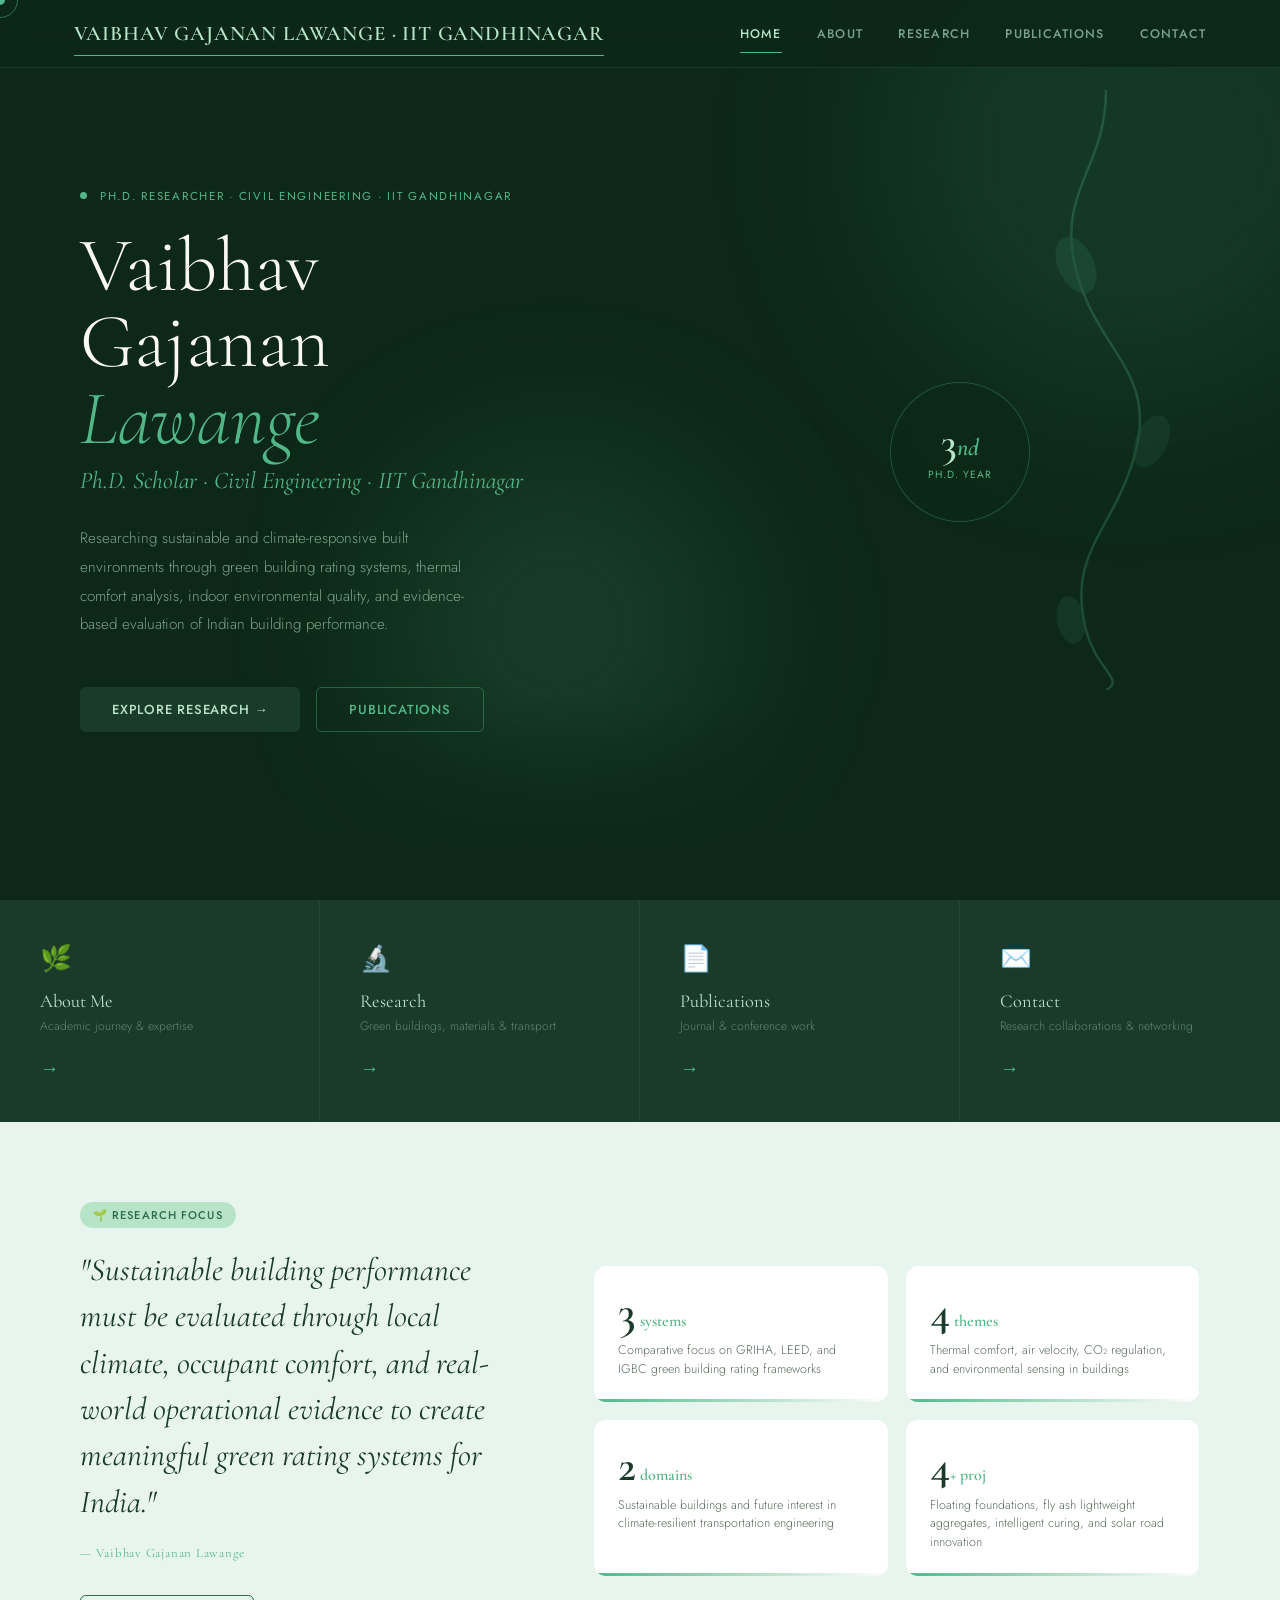
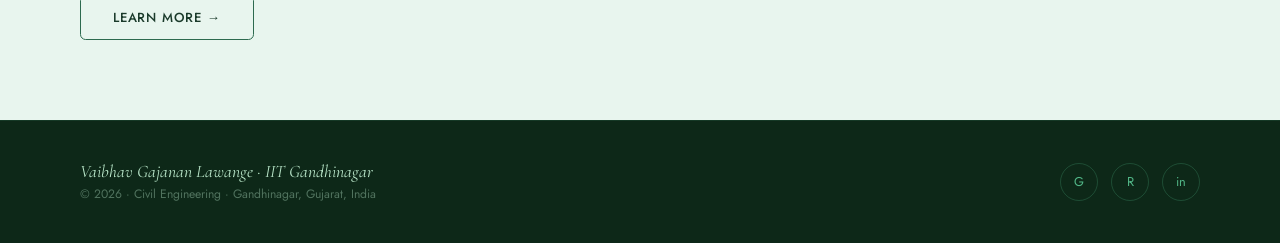
<file: index.html>
<!DOCTYPE html>
<html lang="en">
<head>
<meta charset="UTF-8">
<meta name="viewport" content="width=device-width, initial-scale=1.0">
<title>Home | Vaibhav Gajanan Lawange · IIT Gandhinagar</title>
<link rel="stylesheet" href="style.css">
<style>
/* ── HOME-SPECIFIC ── */
.hero-home {
  min-height: 100vh;
  background: var(--forest);
  display: grid;
  grid-template-columns: 1fr 1fr;
  position: relative; overflow: hidden;
  padding-top: 68px;
}

.hero-home::after {
  content: '';
  position: absolute;
  bottom: 0; left: 0; right: 0; height: 200px;
  background: linear-gradient(to bottom, transparent, var(--forest) 80%);
  pointer-events: none; z-index: 2;
}

/* animated forest floor */
.forest-floor {
  position: absolute; bottom: 0; left: 0; right: 0;
  height: 120px; z-index: 1;
  background: linear-gradient(to top, rgba(13,40,24,0.9), transparent);
}

/* growing vine on right */
.vine-anim {
  position: absolute; right: 5%; top: 10%;
  opacity: 0.25; z-index: 1;
}

.vine-path {
  stroke-dasharray: 1200;
  stroke-dashoffset: 1200;
  animation: growVine 4s 0.5s ease forwards;
}

@keyframes growVine {
  to { stroke-dashoffset: 0; }
}

.leaf-burst {
  position: absolute;
  animation: leafPop 0.6s ease forwards;
  opacity: 0;
  transform-origin: center;
}

@keyframes leafPop {
  0% { opacity: 0; transform: scale(0) rotate(0deg); }
  60% { opacity: 1; transform: scale(1.2) rotate(10deg); }
  100% { opacity: 1; transform: scale(1) rotate(5deg); }
}

/* breathing green orb */
.orb {
  position: absolute;
  border-radius: 50%;
  filter: blur(80px);
  animation: breathe 5s ease-in-out infinite;
}
.orb-1 { width: 500px; height: 500px; background: rgba(45,106,79,0.25); top: -100px; right: -100px; animation-delay: 0s; }
.orb-2 { width: 350px; height: 350px; background: rgba(82,183,136,0.15); bottom: 100px; left: 30%; animation-delay: 2.5s; }

@keyframes breathe {
  0%, 100% { transform: scale(1); opacity: 0.7; }
  50% { transform: scale(1.15); opacity: 1; }
}

/* hero text */
.hero-content {
  position: relative; z-index: 5;
  display: flex; flex-direction: column; justify-content: center;
  padding: 5rem 4rem 8rem 5rem;
}

.greeting {
  display: flex; align-items: center; gap: 0.8rem;
  font-size: 0.72rem; letter-spacing: 0.15em;
  text-transform: uppercase; color: var(--leaf);
  margin-bottom: 1.5rem;
  animation: fadeSlide 0.8s 0.2s ease both;
}
.greeting .dot {
  width: 7px; height: 7px; background: var(--leaf);
  border-radius: 50%; animation: pulse 2s infinite;
}
@keyframes pulse {
  0%, 100% { box-shadow: 0 0 0 0 rgba(82,183,136,0.5); }
  50% { box-shadow: 0 0 0 8px rgba(82,183,136,0); }
}

h1.hero-name {
  font-family: 'Cormorant Garamond', serif;
  font-size: clamp(3.5rem, 6vw, 6rem);
  font-weight: 300; line-height: 1;
  color: var(--cream);
  margin-bottom: 0.5rem;
  animation: fadeSlide 0.8s 0.3s ease both;
}

.hero-title {
  font-family: 'Cormorant Garamond', serif;
  font-style: italic;
  font-size: clamp(1.1rem, 2vw, 1.5rem);
  color: var(--leaf); margin-bottom: 1.8rem;
  animation: fadeSlide 0.8s 0.4s ease both;
}

.hero-desc {
  font-size: 0.95rem; line-height: 1.9; color: rgba(183,228,199,0.65);
  max-width: 44ch; margin-bottom: 3rem; font-weight: 300;
  animation: fadeSlide 0.8s 0.5s ease both;
}

.hero-cta {
  display: flex; gap: 1rem; flex-wrap: wrap;
  animation: fadeSlide 0.8s 0.6s ease both;
}

/* floating stats */
.stat-ring {
  position: relative; z-index: 5;
  display: flex; flex-direction: column;
  align-items: center; justify-content: center; gap: 2rem;
  padding: 4rem 3rem 8rem;
}

.stat-card {
  width: 140px; height: 140px;
  border-radius: 50%;
  border: 1.5px solid rgba(82,183,136,0.3);
  display: flex; flex-direction: column;
  align-items: center; justify-content: center;
  background: rgba(13,40,24,0.6);
  backdrop-filter: blur(10px);
  animation: floatCard 4s ease-in-out infinite;
}

.stat-card:nth-child(2) { animation-delay: 1.3s; }
.stat-card:nth-child(3) { animation-delay: 2.6s; }

@keyframes floatCard {
  0%, 100% { transform: translateY(0); }
  50% { transform: translateY(-12px); }
}

.stat-num {
  font-family: 'Cormorant Garamond', serif;
  font-size: 2.5rem; font-weight: 600; color: var(--pale);
  line-height: 1;
}
.stat-label {
  font-size: 0.65rem; letter-spacing: 0.1em;
  text-transform: uppercase; color: var(--leaf); margin-top: 0.3rem;
}

/* quick links */
.quick-links {
  display: grid; grid-template-columns: repeat(4, 1fr);
  background: var(--deep); position: relative; z-index: 3;
}

.quick-link {
  display: flex; flex-direction: column; align-items: flex-start;
  padding: 2.5rem 2.5rem;
  text-decoration: none;
  border-right: 1px solid rgba(82,183,136,0.1);
  transition: background 0.3s;
  position: relative; overflow: hidden;
}
.quick-link:last-child { border-right: none; }
.quick-link::before {
  content: '';
  position: absolute; inset: 0;
  background: rgba(82,183,136,0.05);
  transform: translateX(-100%); transition: transform 0.4s ease;
}
.quick-link:hover::before { transform: translateX(0); }

.ql-icon { font-size: 1.6rem; margin-bottom: 0.8rem; }
.ql-title {
  font-family: 'Cormorant Garamond', serif;
  font-size: 1.15rem; color: var(--pale); margin-bottom: 0.3rem;
}
.ql-sub { font-size: 0.76rem; color: rgba(183,228,199,0.45); font-weight: 300; }
.ql-arrow {
  margin-top: auto; padding-top: 1.2rem;
  font-size: 1.2rem; color: var(--leaf);
  transition: transform 0.3s;
}
.quick-link:hover .ql-arrow { transform: translateX(6px); }

@keyframes fadeSlide {
  from { opacity: 0; transform: translateY(20px); }
  to { opacity: 1; transform: translateY(0); }
}

/* featured highlight */
.highlight-band {
  background: var(--mist);
  padding: 5rem;
  display: grid; grid-template-columns: 1fr 1.4fr;
  gap: 5rem; align-items: center;
}

.hl-badge {
  display: inline-flex; align-items: center; gap: 0.5rem;
  background: var(--pale); color: var(--mid);
  font-size: 0.7rem; letter-spacing: 0.1em; text-transform: uppercase;
  padding: 0.3rem 0.8rem; border-radius: 2rem;
  font-weight: 500; margin-bottom: 1.2rem;
}

.hl-quote {
  font-family: 'Cormorant Garamond', serif;
  font-size: clamp(1.5rem, 2.5vw, 2.2rem); font-weight: 400;
  color: var(--deep); line-height: 1.45;
  font-style: italic;
}

.hl-quote cite {
  display: block; margin-top: 1.2rem;
  font-size: 0.8rem; font-style: normal;
  color: var(--leaf); letter-spacing: 0.06em;
}

.hl-metrics {
  display: grid; grid-template-columns: 1fr 1fr;
  gap: 1rem;
}

.metric-box {
  background: white; border-radius: 0.8rem;
  padding: 1.5rem; border: 1px solid rgba(82,183,136,0.15);
  position: relative; overflow: hidden;
}

.metric-box::after {
  content: '';
  position: absolute; bottom: 0; left: 0; right: 0; height: 3px;
  background: linear-gradient(90deg, var(--leaf), transparent);
}

.metric-val {
  font-family: 'Cormorant Garamond', serif;
  font-size: 2.8rem; font-weight: 600; color: var(--deep);
  line-height: 1;
}
.metric-unit { font-size: 1rem; color: var(--leaf); }
.metric-desc {
  font-size: 0.78rem; color: var(--text-soft); margin-top: 0.4rem; line-height: 1.5; font-weight: 300;
}

@media (max-width: 900px) {
  .hero-home { grid-template-columns: 1fr; }
  .hero-content { padding: 4rem 1.5rem 6rem; }
  .stat-ring { display: none; }
  .quick-links { grid-template-columns: 1fr 1fr; }
  .highlight-band { grid-template-columns: 1fr; gap: 2.5rem; padding: 3rem 1.5rem; }
}
</style>
</head>
<body>

<!-- CURSOR -->
<div class="cursor" id="cursor"></div>
<div class="cursor-ring" id="cursorRing"></div>

<!-- LEAF CANVAS -->
<canvas id="leafCanvas"></canvas>

<!-- NAV -->
<nav>
  <a href="index.html" class="nav-logo">Vaibhav Gajanan Lawange · IIT Gandhinagar</a>
  <ul>
    <li><a href="index.html">Home</a></li>
    <li><a href="about.html">About</a></li>
    <li><a href="research.html">Research</a></li>
    <li><a href="publications.html">Publications</a></li>
    <li><a href="contact.html">Contact</a></li>
  </ul>
</nav>

<!-- HERO -->
<div class="hero-home">
  <div class="orb orb-1"></div>
  <div class="orb orb-2"></div>

  <!-- Animated vine -->
  <div class="vine-anim">
    <svg width="220" height="600" viewBox="0 0 220 600" fill="none">
      <path class="vine-path" d="M110,0 C110,80 60,100 80,180 C100,260 160,280 140,360 C120,440 70,460 90,540 C100,580 130,590 110,600"
        stroke="#52b788" stroke-width="2.5" fill="none"/>
      <g style="animation: leafPop 0.5s 2s ease forwards; opacity:0; transform-origin:80px 175px">
        <ellipse cx="80" cy="175" rx="18" ry="30" fill="rgba(82,183,136,0.5)" transform="rotate(-30,80,175)"/>
      </g>
      <g style="animation: leafPop 0.5s 2.5s ease forwards; opacity:0; transform-origin:140px 355px">
        <ellipse cx="155" cy="350" rx="16" ry="28" fill="rgba(82,183,136,0.4)" transform="rotate(20,155,350)"/>
      </g>
      <g style="animation: leafPop 0.5s 3s ease forwards; opacity:0; transform-origin:75px 530px">
        <ellipse cx="75" cy="530" rx="14" ry="24" fill="rgba(82,183,136,0.45)" transform="rotate(-15,75,530)"/>
      </g>
    </svg>
  </div>

  <div class="hero-content">
    <div class="greeting">
      <div class="dot"></div>
      Ph.D. Researcher · Civil Engineering · IIT Gandhinagar
    </div>
    <h1 class="hero-name">Vaibhav Gajanan<br><em style="color:var(--leaf);font-style:italic">Lawange</em></h1>
    <div class="hero-title">Ph.D. Scholar · Civil Engineering · IIT Gandhinagar</div>
    <p class="hero-desc">
      Researching sustainable and climate-responsive built environments through green building rating systems, 
      thermal comfort analysis, indoor environmental quality, and evidence-based evaluation of Indian building performance.
    </p>
    <div class="hero-cta">
      <a href="research.html" class="btn btn-forest">Explore Research →</a>
      <a href="publications.html" class="btn btn-ghost">Publications</a>
    </div>
  </div>

  <div class="stat-ring">
    <div class="stat-card">
      <span class="stat-num">3<em style="font-size:1.5rem;color:var(--leaf)">nd</em></span>
      <span class="stat-label">Ph.D. Year</span>
    </div>
  </div>
</div>

<!-- QUICK LINKS -->
<div class="quick-links">
  <a href="about.html" class="quick-link">
    <div class="ql-icon">🌿</div>
    <div class="ql-title">About Me</div>
    <div class="ql-sub">Academic journey & expertise</div>
    <div class="ql-arrow">→</div>
  </a>
  <a href="research.html" class="quick-link">
    <div class="ql-icon">🔬</div>
    <div class="ql-title">Research</div>
    <div class="ql-sub">Green buildings, materials & transport</div>
    <div class="ql-arrow">→</div>
  </a>
  <a href="publications.html" class="quick-link">
    <div class="ql-icon">📄</div>
    <div class="ql-title">Publications</div>
    <div class="ql-sub">Journal & conference work</div>
    <div class="ql-arrow">→</div>
  </a>
  <a href="contact.html" class="quick-link">
    <div class="ql-icon">✉️</div>
    <div class="ql-title">Contact</div>
    <div class="ql-sub">Research collaborations & networking</div>
    <div class="ql-arrow">→</div>
  </a>
</div>

<!-- HIGHLIGHT BAND -->
<div class="highlight-band">
  <div class="reveal">
    <div class="hl-badge">🌱 Research Focus</div>
    <div class="hl-quote">
      "Sustainable building performance must be evaluated through local climate, 
      occupant comfort, and real-world operational evidence to create meaningful green rating systems for India."
      <cite>— Vaibhav Gajanan Lawange</cite>
    </div>
    <div style="margin-top:2rem;">
      <a href="about.html" class="btn btn-outline">Learn More →</a>
    </div>
  </div>

  <div class="hl-metrics reveal reveal-delay-2">
    <div class="metric-box">
      <div class="metric-val">3<span class="metric-unit"> systems</span></div>
      <div class="metric-desc">Comparative focus on GRIHA, LEED, and IGBC green building rating frameworks</div>
    </div>
    <div class="metric-box">
      <div class="metric-val">4<span class="metric-unit"> themes</span></div>
      <div class="metric-desc">Thermal comfort, air velocity, CO₂ regulation, and environmental sensing in buildings</div>
    </div>
    <div class="metric-box">
      <div class="metric-val">2<span class="metric-unit"> domains</span></div>
      <div class="metric-desc">Sustainable buildings and future interest in climate-resilient transportation engineering</div>
    </div>
    <div class="metric-box">
      <div class="metric-val">4<span class="metric-unit">+ proj</span></div>
      <div class="metric-desc">Floating foundations, fly ash lightweight aggregates, intelligent curing, and solar road innovation</div>
    </div>
  </div>
</div>

<!-- FOOTER -->
<footer>
  <div>
    <div class="foot-left">Vaibhav Gajanan Lawange · IIT Gandhinagar</div>
    <div class="foot-copy">© 2026 · Civil Engineering · Gandhinagar, Gujarat, India</div>
  </div>
  <div class="social-links">
    <a class="social-link" href="#">G</a>
    <a class="social-link" href="#">R</a>
    <a class="social-link" href="#">in</a>
  </div>
</footer>

<script src="shared.js"></script>
<script>
  // Custom cursor
  const cursor = document.getElementById('cursor');
  const ring = document.getElementById('cursorRing');
  let mx=0, my=0, rx=0, ry=0;
  document.addEventListener('mousemove', e => { mx=e.clientX; my=e.clientY; cursor.style.left=mx+'px'; cursor.style.top=my+'px'; });
  function animRing() {
    rx += (mx - rx) * 0.12; ry += (my - ry) * 0.12;
    ring.style.left=rx+'px'; ring.style.top=ry+'px';
    requestAnimationFrame(animRing);
  }
  animRing();
  document.querySelectorAll('a,.btn,.quick-link').forEach(el => {
    el.addEventListener('mouseenter', () => { cursor.style.transform='translate(-50%,-50%) scale(2.5)'; ring.style.opacity='0'; });
    el.addEventListener('mouseleave', () => { cursor.style.transform='translate(-50%,-50%) scale(1)'; ring.style.opacity='0.5'; });
  });
</script>
</body>
</html>
</file>
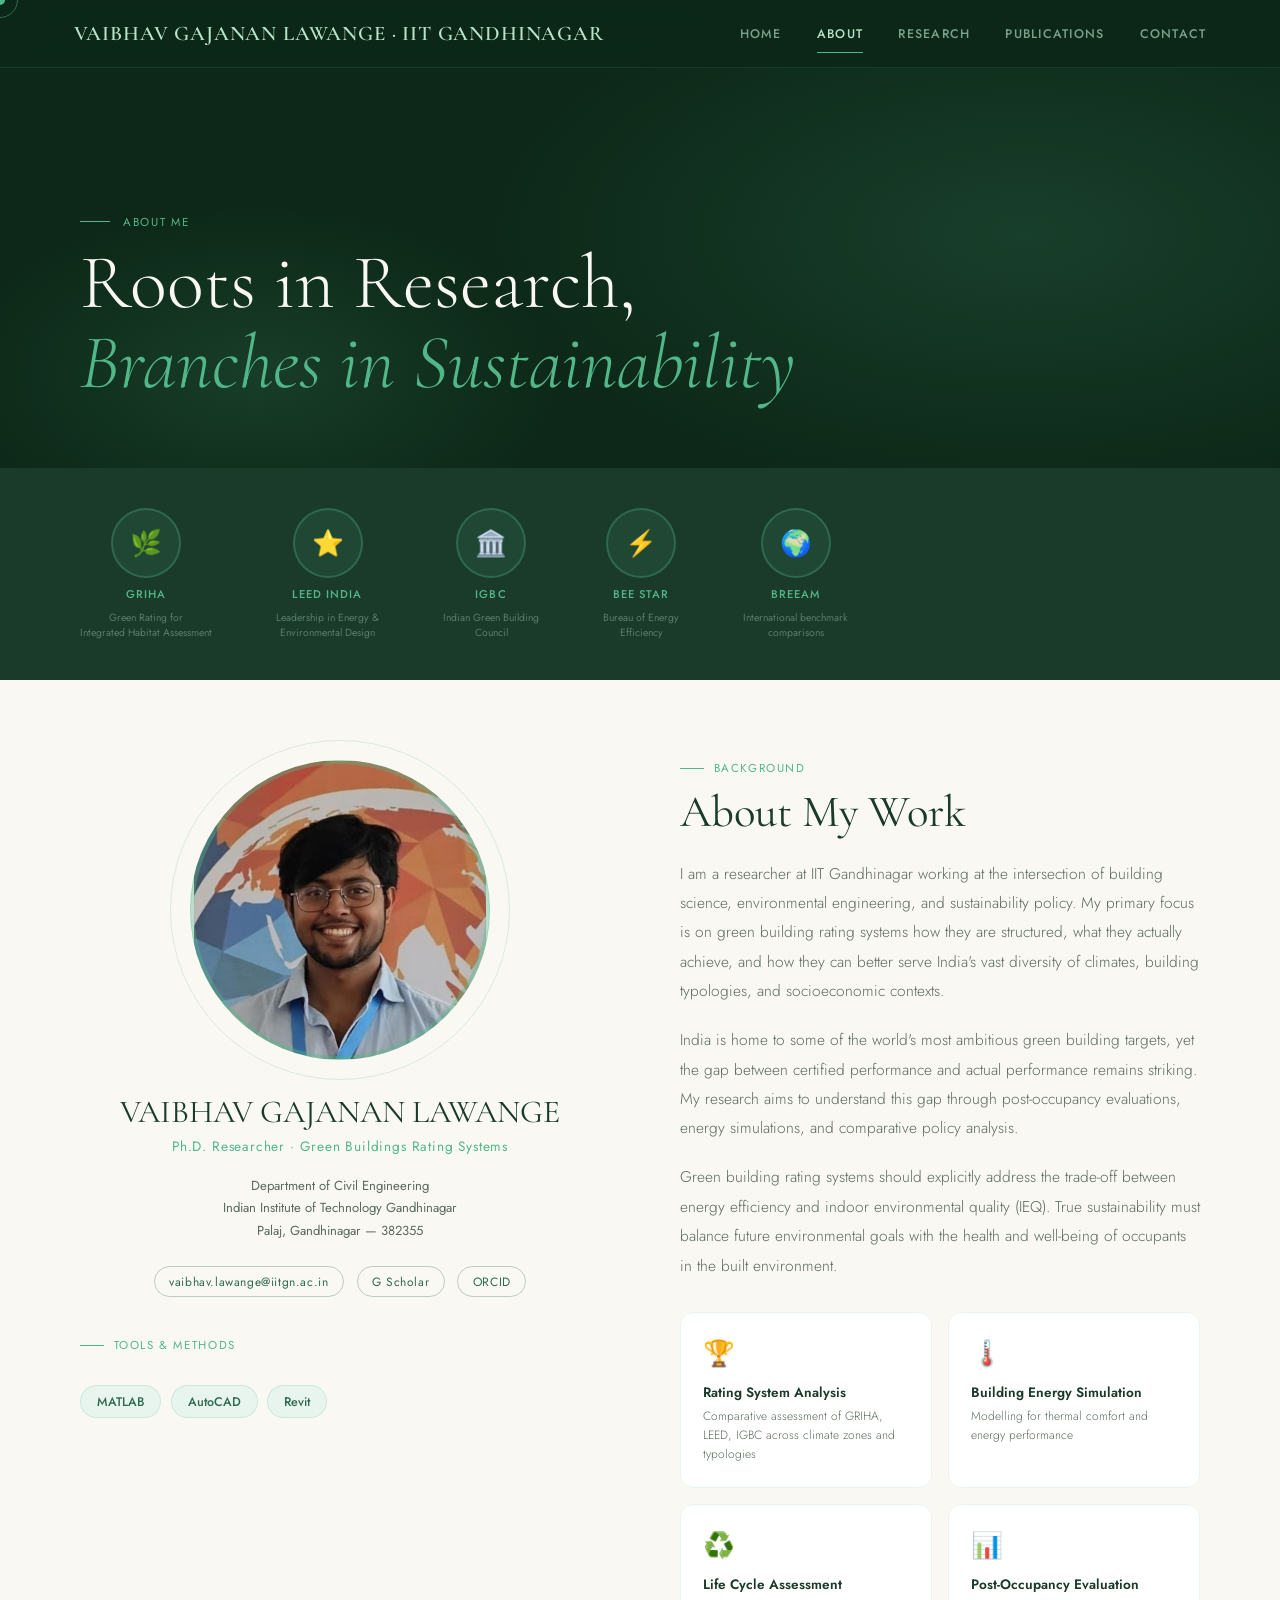
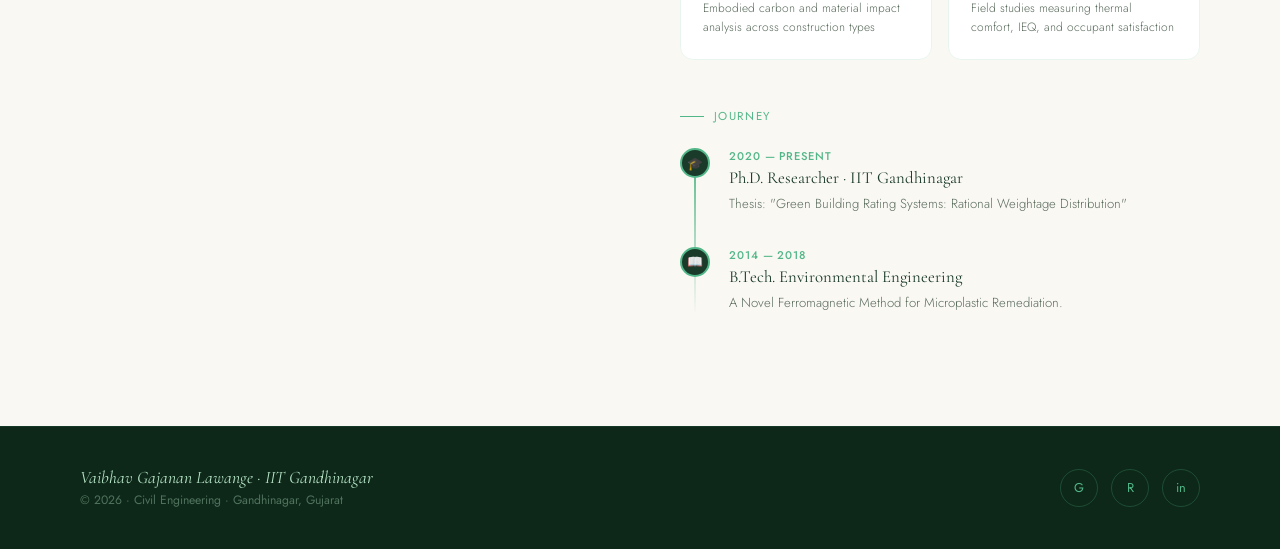
<file: about.html>
<!DOCTYPE html>
<html lang="en">
<head>
<meta charset="UTF-8">
<meta name="viewport" content="width=device-width, initial-scale=1.0">
<title>About | Vaibhav Gajanan Lawange · IIT Gandhinagar</title>
<link rel="stylesheet" href="style.css">
<style>
/* ── ABOUT-SPECIFIC ── */
.about-grid {
  display: grid;
  grid-template-columns: 1fr 1fr;
  gap: 5rem; align-items: start;
}

/* Profile card with tree rings bg */
.profile-wrap {
  position: sticky; top: 100px;
}

.profile-visual {
  position: relative; width: 300px; height: 300px; margin: 0 auto 2rem;
}

/* tree rings animation */
.tree-rings {
  position: absolute; inset: -30px;
  display: flex; align-items: center; justify-content: center;
}

.ring {
  position: absolute; border-radius: 50%;
  border: 1px solid rgba(82,183,136,0.2);
  animation: expandRing 3s ease-out infinite;
}
.ring:nth-child(1) { width: 340px; height: 340px; animation-delay: 0s; }
.ring:nth-child(2) { width: 300px; height: 300px; animation-delay: 0.8s; }
.ring:nth-child(3) { width: 260px; height: 260px; animation-delay: 1.6s; }

@keyframes expandRing {
  0% { transform: scale(0.9); opacity: 0.6; }
  50% { transform: scale(1); opacity: 0.3; }
  100% { transform: scale(1.05); opacity: 0; }
}

.profile-photo {
  width: 300px; height: 300px; border-radius: 50%;
  background: linear-gradient(135deg, var(--mid), var(--leaf));
  display: flex; align-items: center; justify-content: center;
  font-family: 'Cormorant Garamond', serif;
  font-size: 5rem; color: white; font-weight: 300;
  border: 4px solid rgba(82,183,136,0.4);
  position: relative; z-index: 2;
  /* Replace with: background-image: url('assets/photo.jpg'); background-size: cover; */
}

.profile-info {
  text-align: center;
}
.profile-info h2 {
  font-family: 'Cormorant Garamond', serif;
  font-size: 2rem; font-weight: 400;
  color: var(--deep); margin-bottom: 0.3rem;
}
.profile-info .profile-role {
  font-size: 0.85rem; color: var(--leaf);
  letter-spacing: 0.06em; margin-bottom: 1.2rem;
}
.profile-info .profile-inst {
  font-size: 0.82rem; color: var(--text-soft); line-height: 1.7;
}

.profile-links {
  display: flex; justify-content: center; gap: 0.8rem; margin-top: 1.5rem;
}
.profile-link {
  display: flex; align-items: center; gap: 0.4rem;
  font-size: 0.75rem; color: var(--mid);
  text-decoration: none; letter-spacing: 0.05em;
  border: 1px solid rgba(45,106,79,0.3);
  padding: 0.35rem 0.9rem; border-radius: 2rem;
  transition: all 0.25s;
}
.profile-link:hover { background: var(--mist); border-color: var(--leaf); }

/* Bio text */
.bio-text p {
  font-size: 0.97rem; line-height: 1.9; color: var(--text-soft);
  margin-bottom: 1.2rem; font-weight: 300;
}

/* Expertise pills */
.skill-cloud {
  display: flex; flex-wrap: wrap; gap: 0.6rem; margin: 2rem 0;
}
.skill-pill {
  padding: 0.4rem 1rem; border-radius: 2rem;
  font-size: 0.78rem; font-weight: 500;
  background: var(--mist); color: var(--mid);
  border: 1px solid rgba(82,183,136,0.2);
  transition: all 0.25s;
}
.skill-pill:hover { background: var(--pale); transform: translateY(-2px); }

/* Timeline */
.timeline { position: relative; margin-top: 1.5rem; }

.timeline::before {
  content: '';
  position: absolute; left: 14px; top: 6px; bottom: 0; width: 2px;
  background: linear-gradient(to bottom, var(--leaf), transparent);
}

.tl-item {
  display: grid; grid-template-columns: 30px 1fr;
  gap: 1.2rem; margin-bottom: 2rem; align-items: start;
}

.tl-dot {
  width: 30px; height: 30px; border-radius: 50%;
  background: var(--deep);
  border: 2px solid var(--leaf);
  display: flex; align-items: center; justify-content: center;
  font-size: 0.8rem; position: relative; z-index: 1;
  flex-shrink: 0;
}

.tl-year {
  font-size: 0.7rem; letter-spacing: 0.08em; color: var(--leaf);
  font-weight: 500; text-transform: uppercase; margin-bottom: 0.2rem;
}

.tl-title {
  font-family: 'Cormorant Garamond', serif;
  font-size: 1.05rem; color: var(--deep); margin-bottom: 0.3rem;
}

.tl-desc {
  font-size: 0.82rem; color: var(--text-soft); line-height: 1.65; font-weight: 300;
}

/* expertise cards */
.expertise-grid {
  display: grid; grid-template-columns: 1fr 1fr; gap: 1rem; margin-top: 2rem;
}

.exp-card {
  background: white; border-radius: 0.8rem;
  padding: 1.4rem; border: 1px solid var(--mist);
  transition: all 0.3s;
}
.exp-card:hover { border-color: var(--leaf); transform: translateY(-3px); }

.exp-icon { font-size: 1.6rem; margin-bottom: 0.6rem; }
.exp-card h4 {
  font-size: 0.85rem; font-weight: 600; color: var(--deep); margin-bottom: 0.3rem;
}
.exp-card p { font-size: 0.75rem; color: var(--text-soft); line-height: 1.6; font-weight: 300; }

/* ratings badge strip */
.rating-strip {
  background: var(--deep);
  padding: 2.5rem 5rem;
  display: flex; align-items: center; gap: 4rem;
  overflow-x: auto;
}

.rating-badge {
  flex-shrink: 0; text-align: center;
  display: flex; flex-direction: column; align-items: center; gap: 0.5rem;
}

.rb-circle {
  width: 70px; height: 70px; border-radius: 50%;
  background: rgba(82,183,136,0.1);
  border: 2px solid rgba(82,183,136,0.3);
  display: flex; align-items: center; justify-content: center;
  font-size: 1.6rem;
  transition: all 0.3s;
}
.rating-badge:hover .rb-circle {
  background: rgba(82,183,136,0.2);
  border-color: var(--leaf);
  transform: scale(1.1);
}

.rb-name {
  font-size: 0.7rem; letter-spacing: 0.1em; text-transform: uppercase;
  color: var(--leaf); font-weight: 500;
}
.rb-desc { font-size: 0.65rem; color: rgba(183,228,199,0.4); }

@media (max-width: 900px) {
  .about-grid { grid-template-columns: 1fr; }
  .profile-wrap { position: static; }
  .expertise-grid { grid-template-columns: 1fr; }
  .rating-strip { padding: 2rem 1.5rem; gap: 2rem; }
}
</style>
</head>
<body>

<div class="cursor" id="cursor"></div>
<div class="cursor-ring" id="cursorRing"></div>
<canvas id="leafCanvas"></canvas>

<nav>
  <a href="index.html" class="nav-logo">Vaibhav Gajanan Lawange · IIT Gandhinagar</a>
  <ul>
    <li><a href="index.html">Home</a></li>
    <li><a href="about.html">About</a></li>
    <li><a href="research.html">Research</a></li>
    <li><a href="publications.html">Publications</a></li>
    <li><a href="contact.html">Contact</a></li>
  </ul>
</nav>

<div class="page">
  <!-- BANNER -->
  <div class="hero-banner">
    <div class="banner-eyebrow">About Me</div>
    <h1 class="banner-title">Roots in Research,<br><em>Branches in Sustainability</em></h1>
  </div>

  <!-- RATING STRIP -->
  <div class="rating-strip">
    <div class="rating-badge">
      <div class="rb-circle">🌿</div>
      <div class="rb-name">GRIHA</div>
      <div class="rb-desc">Green Rating for<br>Integrated Habitat Assessment</div>
    </div>
    <div class="rating-badge">
      <div class="rb-circle">⭐</div>
      <div class="rb-name">LEED India</div>
      <div class="rb-desc">Leadership in Energy &<br>Environmental Design</div>
    </div>
    <div class="rating-badge">
      <div class="rb-circle">🏛️</div>
      <div class="rb-name">IGBC</div>
      <div class="rb-desc">Indian Green Building<br>Council</div>
    </div>
    <div class="rating-badge">
      <div class="rb-circle">⚡</div>
      <div class="rb-name">BEE Star</div>
      <div class="rb-desc">Bureau of Energy<br>Efficiency</div>
    </div>
    <div class="rating-badge">
      <div class="rb-circle">🌍</div>
      <div class="rb-name">BREEAM</div>
      <div class="rb-desc">International benchmark<br>comparisons</div>
    </div>
  </div>

  <!-- ABOUT MAIN -->
  <div class="section" style="background:var(--cream);">
    <div class="about-grid">

      <!-- LEFT: Profile -->
      <div class="profile-wrap reveal">
        <div class="profile-visual">
          <div class="tree-rings">
            <div class="ring"></div>
            <div class="ring"></div>
            <div class="ring"></div>
          </div>
          <div class="profile-photo" style="background-image: url('assets/photo.jpg'); background-size: cover; background-position: center; background-repeat: no-repeat;"></div>
        </div>
        <div class="profile-info">
          <h2>VAIBHAV GAJANAN LAWANGE</h2>
          <div class="profile-role">Ph.D. Researcher · Green Buildings Rating Systems</div>
          <div class="profile-inst">
            Department of Civil Engineering<br>
            Indian Institute of Technology Gandhinagar<br>
            Palaj, Gandhinagar — 382355
          </div>
          <div class="profile-links">
            <a href="#" class="profile-link">vaibhav.lawange@iitgn.ac.in</a>
            <a href="#" class="profile-link">G Scholar</a>
            <a href="#" class="profile-link">ORCID</a>
          </div>
        </div>

        <!-- Skills -->
        <div style="margin-top: 2.5rem;">
          <div class="section-eyebrow" style="margin-bottom:1rem">Tools & Methods</div>
          <div class="skill-cloud">
            <span class="skill-pill">MATLAB</span>
            <span class="skill-pill">AutoCAD</span>
            <span class="skill-pill">Revit</span>
          </div>
        </div>
      </div>

      <!-- RIGHT: Bio + Timeline -->
      <div>
        <div class="reveal">
          <div class="section-eyebrow">Background</div>
          <h2 class="section-title">About My Work</h2>
          <div class="bio-text">
            <p>
              I am a researcher at IIT Gandhinagar working at the intersection of building science, 
              environmental engineering, and sustainability policy. My primary focus is on green building 
              rating systems  how they are structured, what they actually achieve, and how they can 
              better serve India's vast diversity of climates, building typologies, and socioeconomic contexts.
            </p>
            <p>
              India is home to some of the world's most ambitious green building targets, yet the gap 
              between certified performance and actual performance remains striking. My research aims 
              to understand this gap through post-occupancy evaluations, energy simulations, and 
              comparative policy analysis.
            </p>
            <p>
              Green building rating systems should explicitly address the trade-off between energy efficiency 
              and indoor environmental quality (IEQ). True sustainability must balance future environmental 
              goals with the health and well-being of occupants in the built environment.
            </p>
          </div>
        </div>

        <!-- Expertise Cards -->
        <div class="expertise-grid reveal reveal-delay-1">
          <div class="exp-card">
            <div class="exp-icon">🏆</div>
            <h4>Rating System Analysis</h4>
            <p>Comparative assessment of GRIHA, LEED, IGBC across climate zones and typologies</p>
          </div>
          <div class="exp-card">
            <div class="exp-icon">🌡️</div>
            <h4>Building Energy Simulation</h4>
            <p>Modelling for thermal comfort and energy performance</p>
          </div>
          <div class="exp-card">
            <div class="exp-icon">♻️</div>
            <h4>Life Cycle Assessment</h4>
            <p>Embodied carbon and material impact analysis across construction types</p>
          </div>
          <div class="exp-card">
            <div class="exp-icon">📊</div>
            <h4>Post-Occupancy Evaluation</h4>
            <p>Field studies measuring thermal comfort, IEQ, and occupant satisfaction</p>
          </div>
        </div>

        <!-- Timeline -->
        <div class="reveal reveal-delay-2" style="margin-top: 3rem;">
          <div class="section-eyebrow" style="margin-bottom:1.5rem;">Journey</div>
          <div class="timeline">
            <div class="tl-item">
              <div class="tl-dot">🎓</div>
              <div>
                <div class="tl-year">2020 — Present</div>
                <div class="tl-title">Ph.D. Researcher · IIT Gandhinagar</div>
                <div class="tl-desc">Thesis: "Green Building Rating Systems: Rational Weightage Distribution"</div>
              </div>
            </div>
            <div class="tl-item">
              <div class="tl-dot">📖</div>
              <div>
                <div class="tl-year">2014 — 2018</div>
                <div class="tl-title">B.Tech. Environmental Engineering </div>
                <div class="tl-desc"> A Novel Ferromagnetic Method for Microplastic Remediation.</div>
              </div>
            </div>
          </div>
        </div>
      </div>

    </div>
  </div>

</div>

<footer>
  <div>
    <div class="foot-left">Vaibhav Gajanan Lawange · IIT Gandhinagar</div>
    <div class="foot-copy">© 2026 · Civil Engineering · Gandhinagar, Gujarat</div>
  </div>
  <div class="social-links">
    <a class="social-link" href="#">G</a>
    <a class="social-link" href="#">R</a>
    <a class="social-link" href="#">in</a>
  </div>
</footer>

<script src="shared.js"></script>
<script>
  const cursor = document.getElementById('cursor');
  const ring = document.getElementById('cursorRing');
  let mx=0, my=0, rx=0, ry=0;
  document.addEventListener('mousemove', e => { mx=e.clientX; my=e.clientY; cursor.style.left=mx+'px'; cursor.style.top=my+'px'; });
  function animRing() { rx+=(mx-rx)*0.12; ry+=(my-ry)*0.12; ring.style.left=rx+'px'; ring.style.top=ry+'px'; requestAnimationFrame(animRing); }
  animRing();
</script>
</body>
</html>
</file>
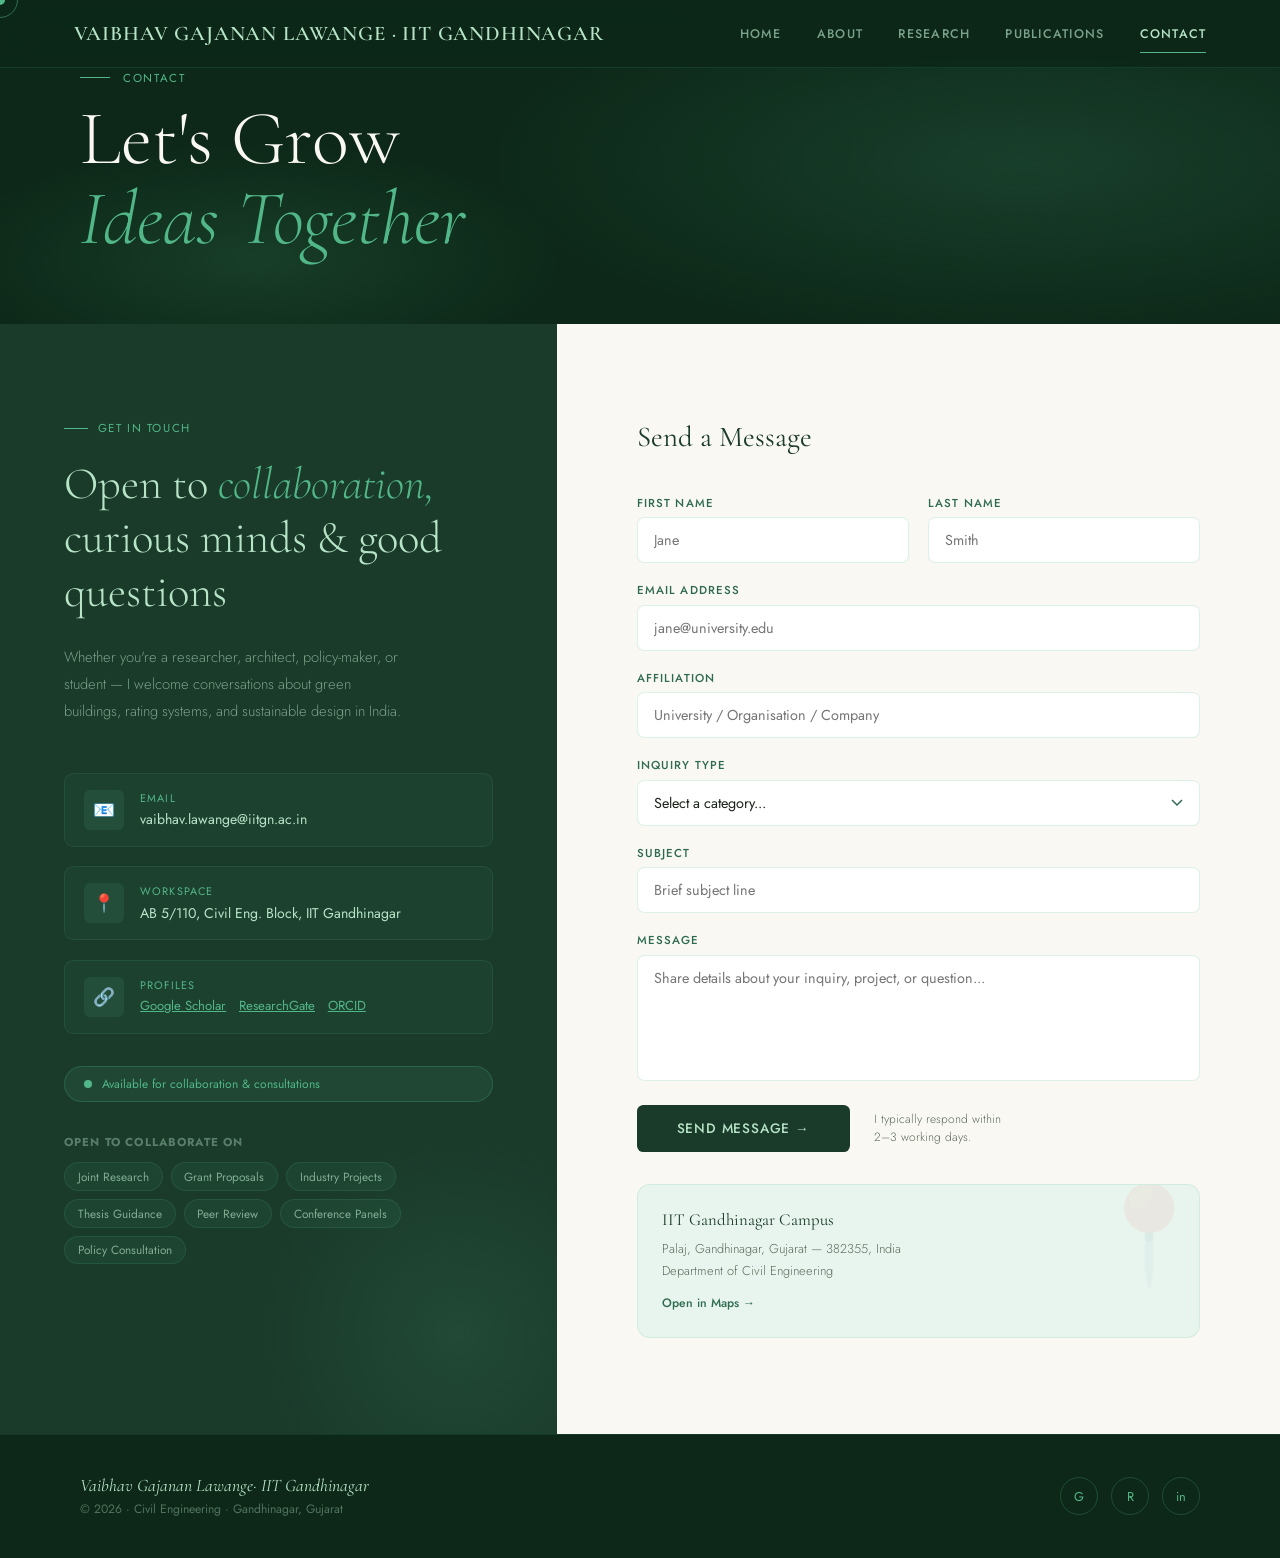
<file: contact.html>
<!DOCTYPE html>
<html lang="en">
<head>
<meta charset="UTF-8">
<meta name="viewport" content="width=device-width, initial-scale=1.0">
<title>Contact | Vaibhav Gajanan Lawange · IIT Gandhinagar</title>
<link rel="stylesheet" href="style.css">
<style>
/* ── CONTACT-SPECIFIC ── */

/* pollen / spore particle effect */
#sporeCanvas {
  position: fixed; top: 0; left: 0;
  width: 100vw; height: 100vh;
  pointer-events: none; z-index: 0;
}

.contact-wrap {
  display: grid; grid-template-columns: 1fr 1.3fr;
  gap: 0; min-height: calc(100vh - 68px);
  position: relative; z-index: 1;
}

/* LEFT side – info */
.contact-info-panel {
  background: var(--deep);
  padding: 6rem 4rem;
  display: flex; flex-direction: column;
  position: relative; overflow: hidden;
}

.contact-info-panel::before {
  content: '';
  position: absolute;
  bottom: -100px; right: -100px;
  width: 400px; height: 400px;
  background: radial-gradient(circle, rgba(82,183,136,0.12), transparent 70%);
  border-radius: 50%;
}

.contact-info-panel .section-eyebrow { color: var(--leaf); }
.contact-info-panel .section-eyebrow::before { background: var(--leaf); }

.ci-greeting {
  font-family: 'Cormorant Garamond', serif;
  font-size: clamp(2rem, 3.5vw, 3rem); font-weight: 300;
  color: var(--pale); line-height: 1.2; margin: 0.8rem 0 1.5rem;
}
.ci-greeting em { font-style: italic; color: var(--leaf); }

.ci-desc {
  font-size: 0.92rem; line-height: 1.85; color: rgba(183,228,199,0.6);
  font-weight: 300; margin-bottom: 3rem; max-width: 38ch;
}

.contact-details { display: flex; flex-direction: column; gap: 1.2rem; }

.cd-item {
  display: flex; align-items: flex-start; gap: 1rem;
  padding: 1rem 1.2rem;
  background: rgba(82,183,136,0.06);
  border: 1px solid rgba(82,183,136,0.12);
  border-radius: 0.6rem; transition: all 0.3s;
}
.cd-item:hover { background: rgba(82,183,136,0.1); border-color: rgba(82,183,136,0.25); }

.cd-icon {
  width: 40px; height: 40px; flex-shrink: 0;
  background: rgba(82,183,136,0.12);
  border-radius: 0.4rem;
  display: flex; align-items: center; justify-content: center; font-size: 1.1rem;
}

.cd-label { font-size: 0.68rem; letter-spacing: 0.1em; text-transform: uppercase; color: var(--leaf); margin-bottom: 0.2rem; }
.cd-value { font-size: 0.88rem; color: var(--pale); font-weight: 400; }

/* availability badge */
.avail-badge {
  display: inline-flex; align-items: center; gap: 0.6rem;
  background: rgba(82,183,136,0.1);
  border: 1px solid rgba(82,183,136,0.25);
  border-radius: 2rem; padding: 0.5rem 1.2rem;
  font-size: 0.75rem; color: var(--leaf); margin-top: 2rem;
}
.avail-dot {
  width: 8px; height: 8px; border-radius: 50%;
  background: var(--leaf);
  animation: pulse 1.8s infinite;
}

/* collab types */
.collab-types { margin-top: 2rem; }
.collab-types h4 {
  font-size: 0.72rem; letter-spacing: 0.1em; text-transform: uppercase;
  color: rgba(183,228,199,0.4); margin-bottom: 0.8rem;
}
.collab-pills { display: flex; flex-wrap: wrap; gap: 0.5rem; }
.collab-pill {
  font-size: 0.74rem; padding: 0.3rem 0.8rem; border-radius: 2rem;
  background: rgba(82,183,136,0.08); color: rgba(183,228,199,0.65);
  border: 1px solid rgba(82,183,136,0.15);
}

/* RIGHT side – form */
.contact-form-panel {
  background: var(--cream); padding: 6rem 5rem;
  display: flex; flex-direction: column; justify-content: center;
}

.form-title {
  font-family: 'Cormorant Garamond', serif;
  font-size: 1.8rem; font-weight: 400; color: var(--deep);
  margin-bottom: 2.5rem; line-height: 1.2;
}

.form-grid { display: grid; grid-template-columns: 1fr 1fr; gap: 1.2rem; margin-bottom: 1.2rem; }

.fg {
  display: flex; flex-direction: column; gap: 0.4rem;
}
.fg.full { grid-column: 1 / -1; }

.fg label {
  font-size: 0.72rem; letter-spacing: 0.1em; text-transform: uppercase;
  font-weight: 500; color: var(--mid);
}

.fg input, .fg textarea, .fg select {
  padding: 0.75rem 1rem;
  background: white; border: 1.5px solid rgba(82,183,136,0.2);
  border-radius: 0.45rem;
  font-family: 'Jost', sans-serif; font-size: 0.9rem; color: var(--text);
  outline: none; transition: border-color 0.25s, box-shadow 0.25s;
  resize: none;
}

.fg input:focus, .fg textarea:focus, .fg select:focus {
  border-color: var(--leaf);
  box-shadow: 0 0 0 3px rgba(82,183,136,0.1);
}

.fg select { appearance: none; background-image: url("data:image/svg+xml,%3Csvg xmlns='http://www.w3.org/2000/svg' width='12' height='8' viewBox='0 0 12 8'%3E%3Cpath d='M1 1l5 5 5-5' stroke='%232d6a4f' stroke-width='1.5' fill='none'/%3E%3C/svg%3E"); background-repeat: no-repeat; background-position: right 1rem center; }

.form-submit {
  display: flex; align-items: center; gap: 1.5rem; margin-top: 1.5rem;
}

.btn-submit {
  padding: 0.85rem 2.5rem;
  background: var(--deep); color: var(--pale);
  border: none; border-radius: 0.4rem;
  font-family: 'Jost', sans-serif; font-size: 0.85rem;
  font-weight: 500; letter-spacing: 0.06em; text-transform: uppercase;
  cursor: none; transition: all 0.3s; position: relative; overflow: hidden;
}
.btn-submit::before {
  content: '';
  position: absolute; inset: 0;
  background: var(--mid); transform: translateX(-100%);
  transition: transform 0.4s ease;
}
.btn-submit:hover::before { transform: translateX(0); }
.btn-submit span { position: relative; z-index: 1; }
.btn-submit:hover { transform: translateY(-2px); box-shadow: 0 12px 30px rgba(26,58,42,0.2); }

.form-note { font-size: 0.75rem; color: var(--text-soft); font-weight: 300; line-height: 1.5; }

/* success state */
.success-msg {
  display: none;
  background: rgba(82,183,136,0.08);
  border: 1px solid rgba(82,183,136,0.25);
  border-radius: 0.6rem; padding: 1.5rem;
  color: var(--mid); font-size: 0.9rem; line-height: 1.7;
}

/* map-like campus card */
.campus-card {
  margin-top: 3rem; background: var(--mist);
  border-radius: 0.8rem; padding: 1.5rem;
  border: 1px solid rgba(82,183,136,0.15);
  position: relative; overflow: hidden;
}
.campus-card::before {
  content: '📍';
  position: absolute; top: -20px; right: -10px;
  font-size: 6rem; opacity: 0.07;
}
.campus-title {
  font-family: 'Cormorant Garamond', serif;
  font-size: 1.05rem; color: var(--deep); margin-bottom: 0.5rem;
}
.campus-addr { font-size: 0.8rem; color: var(--text-soft); line-height: 1.7; font-weight: 300; }
.campus-link {
  display: inline-flex; align-items: center; gap: 0.4rem;
  font-size: 0.76rem; color: var(--mid);
  text-decoration: none; margin-top: 0.8rem;
  font-weight: 500; transition: color 0.2s;
}
.campus-link:hover { color: var(--leaf); }

@media (max-width: 900px) {
  .contact-wrap { grid-template-columns: 1fr; }
  .contact-info-panel { padding: 4rem 1.5rem; }
  .contact-form-panel { padding: 3rem 1.5rem; }
  .form-grid { grid-template-columns: 1fr; }
  .fg.full { grid-column: auto; }
}
</style>
</head>
<body>

<div class="cursor" id="cursor"></div>
<div class="cursor-ring" id="cursorRing"></div>
<canvas id="leafCanvas"></canvas>

<nav>
  <a href="index.html" class="nav-logo">Vaibhav Gajanan Lawange · IIT Gandhinagar</a>
  <ul>
    <li><a href="index.html">Home</a></li>
    <li><a href="about.html">About</a></li>
    <li><a href="research.html">Research</a></li>
    <li><a href="publications.html">Publications</a></li>
    <li><a href="contact.html">Contact</a></li>
  </ul>
</nav>

<div class="page">
  <!-- BANNER -->
  <div class="hero-banner" style="min-height:36vh">
    <div class="banner-eyebrow">Contact</div>
    <h1 class="banner-title">Let's Grow<br><em>Ideas Together</em></h1>
  </div>

  <!-- CONTACT GRID -->
  <div class="contact-wrap">

    <!-- INFO PANEL -->
    <div class="contact-info-panel reveal">
      <div class="section-eyebrow">Get in Touch</div>
      <div class="ci-greeting">
        Open to <em>collaboration,</em><br>curious minds & good questions
      </div>
      <p class="ci-desc">
        Whether you're a researcher, architect, policy-maker, or student — 
        I welcome conversations about green buildings, rating systems, 
        and sustainable design in India.
      </p>

      <div class="contact-details">
        <div class="cd-item">
          <div class="cd-icon">📧</div>
          <div>
            <div class="cd-label">Email</div>
            <div class="cd-value">vaibhav.lawange@iitgn.ac.in</div>
          </div>
        </div>
        <div class="cd-item">
          <div class="cd-icon">📍</div>
          <div>
            <div class="cd-label">Workspace</div>
            <div class="cd-value">AB 5/110, Civil Eng. Block, IIT Gandhinagar</div>
          </div>
        </div>
        <div class="cd-item">
          <div class="cd-icon">🔗</div>
          <div>
            <div class="cd-label">Profiles</div>
            <div class="cd-value" style="display:flex;gap:0.8rem;flex-wrap:wrap">
              <a href="#" style="color:var(--leaf);font-size:0.82rem">Google Scholar</a>
              <a href="#" style="color:var(--leaf);font-size:0.82rem">ResearchGate</a>
              <a href="#" style="color:var(--leaf);font-size:0.82rem">ORCID</a>
            </div>
          </div>
        </div>
      </div>

      <div class="avail-badge">
        <span class="avail-dot"></span>
        Available for collaboration &amp; consultations
      </div>

      <div class="collab-types">
        <h4>Open to collaborate on</h4>
        <div class="collab-pills">
          <span class="collab-pill">Joint Research</span>
          <span class="collab-pill">Grant Proposals</span>
          <span class="collab-pill">Industry Projects</span>
          <span class="collab-pill">Thesis Guidance</span>
          <span class="collab-pill">Peer Review</span>
          <span class="collab-pill">Conference Panels</span>
          <span class="collab-pill">Policy Consultation</span>
        </div>
      </div>
    </div>

    <!-- FORM PANEL -->
    <div class="contact-form-panel">
      <div class="form-title reveal">Send a Message</div>

      <div id="contactForm" class="reveal reveal-delay-1">
        <div class="form-grid">
          <div class="fg">
            <label>First Name</label>
            <input type="text" placeholder="Jane" id="fname">
          </div>
          <div class="fg">
            <label>Last Name</label>
            <input type="text" placeholder="Smith" id="lname">
          </div>
          <div class="fg full">
            <label>Email Address</label>
            <input type="email" placeholder="jane@university.edu" id="email">
          </div>
          <div class="fg full">
            <label>Affiliation</label>
            <input type="text" placeholder="University / Organisation / Company" id="affil">
          </div>
          <div class="fg full">
            <label>Inquiry Type</label>
            <select id="inquiryType">
              <option value="">Select a category...</option>
              <option>Research Collaboration</option>
              <option>Grant Proposal Partnership</option>
              <option>Industry Consultation</option>
              <option>Ph.D. / Thesis Enquiry</option>
              <option>Speaking / Panel Invitation</option>
              <option>Media / Press</option>
              <option>General Question</option>
            </select>
          </div>
          <div class="fg full">
            <label>Subject</label>
            <input type="text" placeholder="Brief subject line" id="subject">
          </div>
          <div class="fg full">
            <label>Message</label>
            <textarea rows="5" placeholder="Share details about your inquiry, project, or question..." id="msg"></textarea>
          </div>
        </div>

        <div class="form-submit">
          <button class="btn-submit" onclick="submitForm()">
            <span>Send Message →</span>
          </button>
          <div class="form-note">
            I typically respond within<br>2–3 working days.
          </div>
        </div>
      </div>

      <div class="success-msg" id="successMsg">
        <strong style="display:block;margin-bottom:0.5rem;font-size:1rem">🌿 Message received!</strong>
        Thank you for reaching out. I'll get back to you at your email address within 2–3 working days. 
        In the meantime, feel free to explore my publications or connect via Google Scholar.
      </div>

      <div class="campus-card reveal reveal-delay-2" style="margin-top:2rem;">
        <div class="campus-title">IIT Gandhinagar Campus</div>
        <div class="campus-addr">
          Palaj, Gandhinagar, Gujarat — 382355, India<br>
          Department of Civil Engineering
        </div>
        <a href="https://maps.google.com/?q=IIT+Gandhinagar" target="_blank" class="campus-link">
          Open in Maps →
        </a>
      </div>

    </div>
  </div>
</div>

<footer>
  <div>
    <div class="foot-left">Vaibhav Gajanan Lawange· IIT Gandhinagar</div>
    <div class="foot-copy">© 2026 · Civil Engineering · Gandhinagar, Gujarat</div>
  </div>
  <div class="social-links">
    <a class="social-link" href="#">G</a>
    <a class="social-link" href="#">R</a>
    <a class="social-link" href="#">in</a>
  </div>
</footer>

<script src="shared.js"></script>
<script>
  const cursor = document.getElementById('cursor');
  const ring = document.getElementById('cursorRing');
  let mx=0, my=0, rx=0, ry=0;
  document.addEventListener('mousemove', e => { mx=e.clientX; my=e.clientY; cursor.style.left=mx+'px'; cursor.style.top=my+'px'; });
  function animRing() { rx+=(mx-rx)*0.12; ry+=(my-ry)*0.12; ring.style.left=rx+'px'; ring.style.top=ry+'px'; requestAnimationFrame(animRing); }
  animRing();

  function submitForm() {
    const email = document.getElementById('email').value;
    const msg = document.getElementById('msg').value;
    if (!email || !msg) { alert('Please fill in at least your email and message.'); return; }
    document.getElementById('contactForm').style.display = 'none';
    document.getElementById('successMsg').style.display = 'block';
  }
</script>
</body>
</html>
</file>
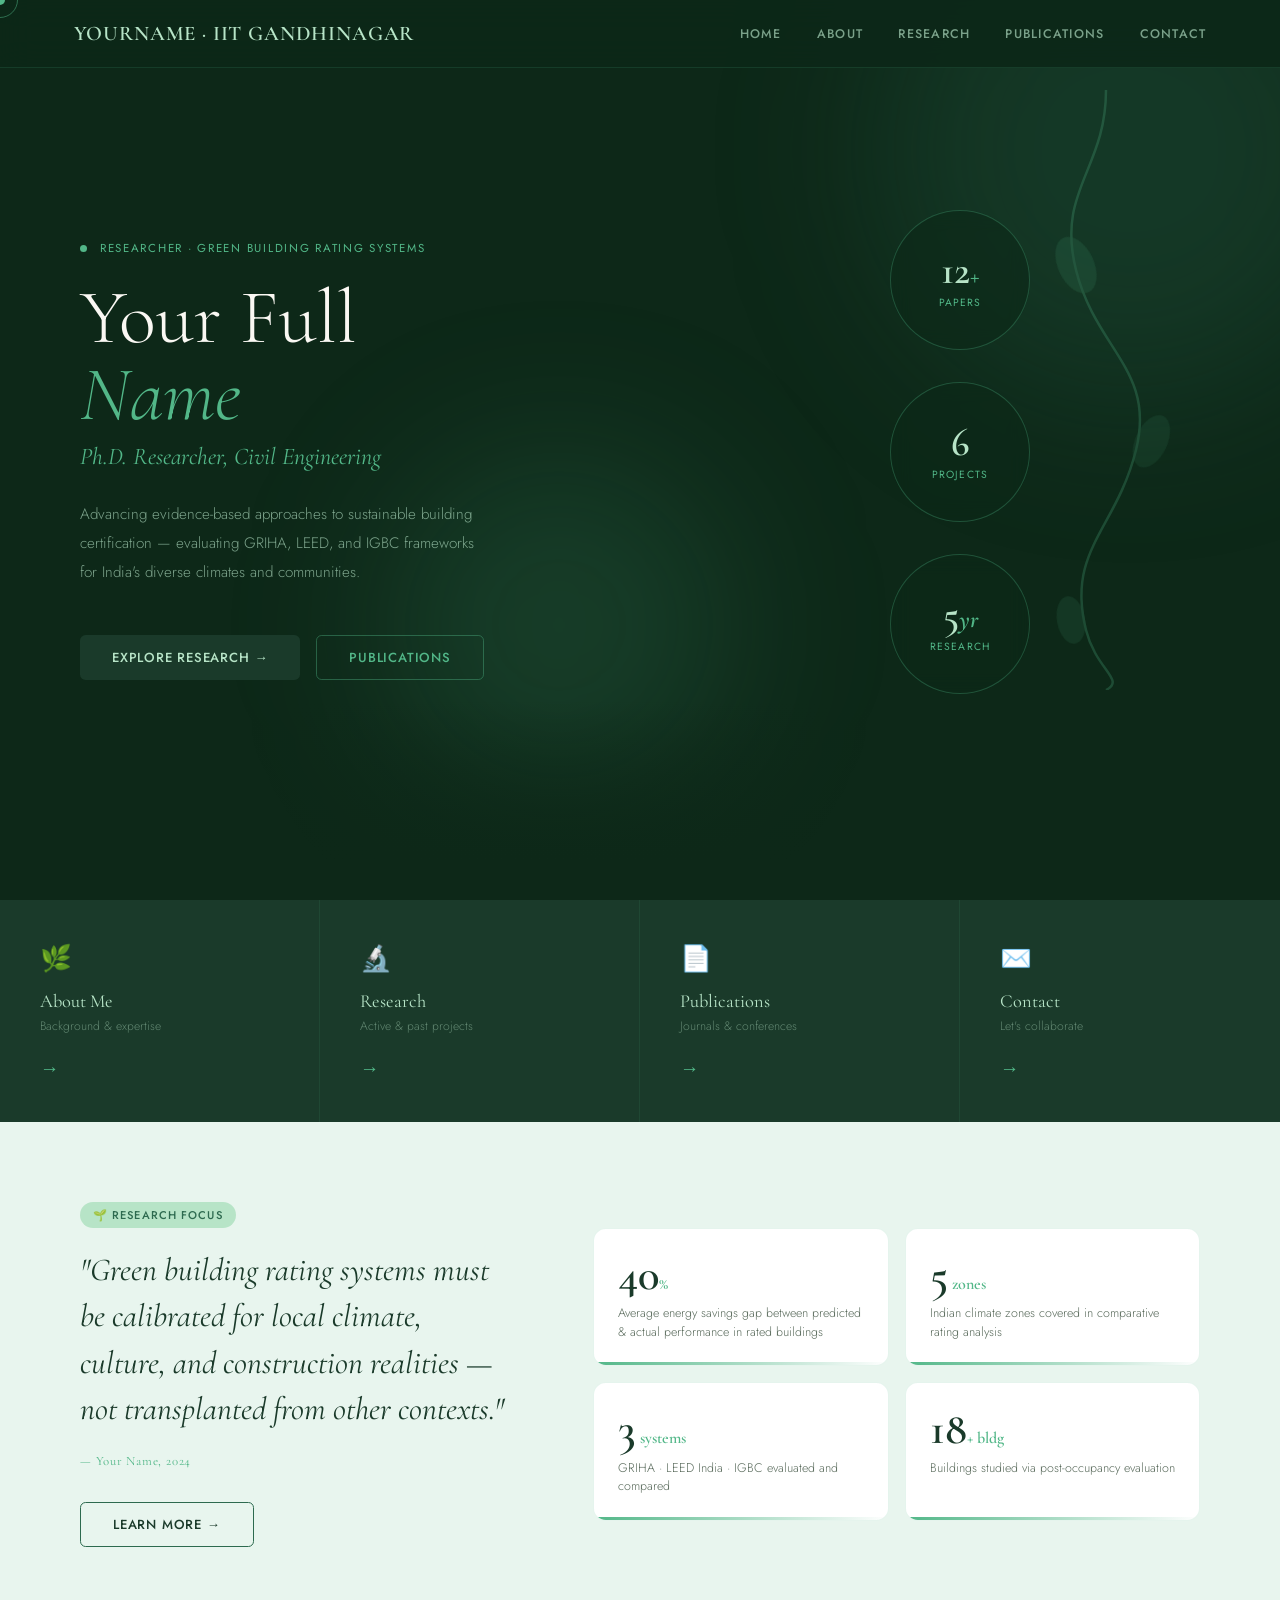
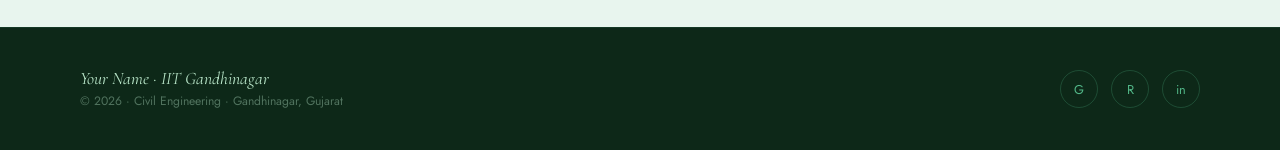
<file: index (2).html>
<!DOCTYPE html>
<html lang="en">
<head>
<meta charset="UTF-8">
<meta name="viewport" content="width=device-width, initial-scale=1.0">
<title>Home | Green Building Researcher · IIT Gandhinagar</title>
<link rel="stylesheet" href="style.css">
<style>
/* ── HOME-SPECIFIC ── */
.hero-home {
  min-height: 100vh;
  background: var(--forest);
  display: grid;
  grid-template-columns: 1fr 1fr;
  position: relative; overflow: hidden;
  padding-top: 68px;
}

.hero-home::after {
  content: '';
  position: absolute;
  bottom: 0; left: 0; right: 0; height: 200px;
  background: linear-gradient(to bottom, transparent, var(--forest) 80%);
  pointer-events: none; z-index: 2;
}

/* animated forest floor */
.forest-floor {
  position: absolute; bottom: 0; left: 0; right: 0;
  height: 120px; z-index: 1;
  background: linear-gradient(to top, rgba(13,40,24,0.9), transparent);
}

/* growing vine on right */
.vine-anim {
  position: absolute; right: 5%; top: 10%;
  opacity: 0.25; z-index: 1;
}

.vine-path {
  stroke-dasharray: 1200;
  stroke-dashoffset: 1200;
  animation: growVine 4s 0.5s ease forwards;
}

@keyframes growVine {
  to { stroke-dashoffset: 0; }
}

.leaf-burst {
  position: absolute;
  animation: leafPop 0.6s ease forwards;
  opacity: 0;
  transform-origin: center;
}

@keyframes leafPop {
  0% { opacity: 0; transform: scale(0) rotate(0deg); }
  60% { opacity: 1; transform: scale(1.2) rotate(10deg); }
  100% { opacity: 1; transform: scale(1) rotate(5deg); }
}

/* breathing green orb */
.orb {
  position: absolute;
  border-radius: 50%;
  filter: blur(80px);
  animation: breathe 5s ease-in-out infinite;
}
.orb-1 { width: 500px; height: 500px; background: rgba(45,106,79,0.25); top: -100px; right: -100px; animation-delay: 0s; }
.orb-2 { width: 350px; height: 350px; background: rgba(82,183,136,0.15); bottom: 100px; left: 30%; animation-delay: 2.5s; }

@keyframes breathe {
  0%, 100% { transform: scale(1); opacity: 0.7; }
  50% { transform: scale(1.15); opacity: 1; }
}

/* hero text */
.hero-content {
  position: relative; z-index: 5;
  display: flex; flex-direction: column; justify-content: center;
  padding: 5rem 4rem 8rem 5rem;
}

.greeting {
  display: flex; align-items: center; gap: 0.8rem;
  font-size: 0.72rem; letter-spacing: 0.15em;
  text-transform: uppercase; color: var(--leaf);
  margin-bottom: 1.5rem;
  animation: fadeSlide 0.8s 0.2s ease both;
}
.greeting .dot {
  width: 7px; height: 7px; background: var(--leaf);
  border-radius: 50%; animation: pulse 2s infinite;
}
@keyframes pulse {
  0%, 100% { box-shadow: 0 0 0 0 rgba(82,183,136,0.5); }
  50% { box-shadow: 0 0 0 8px rgba(82,183,136,0); }
}

h1.hero-name {
  font-family: 'Cormorant Garamond', serif;
  font-size: clamp(3.5rem, 6vw, 6rem);
  font-weight: 300; line-height: 1;
  color: var(--cream);
  margin-bottom: 0.5rem;
  animation: fadeSlide 0.8s 0.3s ease both;
}

.hero-title {
  font-family: 'Cormorant Garamond', serif;
  font-style: italic;
  font-size: clamp(1.1rem, 2vw, 1.5rem);
  color: var(--leaf); margin-bottom: 1.8rem;
  animation: fadeSlide 0.8s 0.4s ease both;
}

.hero-desc {
  font-size: 0.95rem; line-height: 1.9; color: rgba(183,228,199,0.65);
  max-width: 44ch; margin-bottom: 3rem; font-weight: 300;
  animation: fadeSlide 0.8s 0.5s ease both;
}

.hero-cta {
  display: flex; gap: 1rem; flex-wrap: wrap;
  animation: fadeSlide 0.8s 0.6s ease both;
}

/* floating stats */
.stat-ring {
  position: relative; z-index: 5;
  display: flex; flex-direction: column;
  align-items: center; justify-content: center; gap: 2rem;
  padding: 4rem 3rem 8rem;
}

.stat-card {
  width: 140px; height: 140px;
  border-radius: 50%;
  border: 1.5px solid rgba(82,183,136,0.3);
  display: flex; flex-direction: column;
  align-items: center; justify-content: center;
  background: rgba(13,40,24,0.6);
  backdrop-filter: blur(10px);
  animation: floatCard 4s ease-in-out infinite;
}

.stat-card:nth-child(2) { animation-delay: 1.3s; }
.stat-card:nth-child(3) { animation-delay: 2.6s; }

@keyframes floatCard {
  0%, 100% { transform: translateY(0); }
  50% { transform: translateY(-12px); }
}

.stat-num {
  font-family: 'Cormorant Garamond', serif;
  font-size: 2.5rem; font-weight: 600; color: var(--pale);
  line-height: 1;
}
.stat-label {
  font-size: 0.65rem; letter-spacing: 0.1em;
  text-transform: uppercase; color: var(--leaf); margin-top: 0.3rem;
}

/* quick links */
.quick-links {
  display: grid; grid-template-columns: repeat(4, 1fr);
  background: var(--deep); position: relative; z-index: 3;
}

.quick-link {
  display: flex; flex-direction: column; align-items: flex-start;
  padding: 2.5rem 2.5rem;
  text-decoration: none;
  border-right: 1px solid rgba(82,183,136,0.1);
  transition: background 0.3s;
  position: relative; overflow: hidden;
}
.quick-link:last-child { border-right: none; }
.quick-link::before {
  content: '';
  position: absolute; inset: 0;
  background: rgba(82,183,136,0.05);
  transform: translateX(-100%); transition: transform 0.4s ease;
}
.quick-link:hover::before { transform: translateX(0); }

.ql-icon { font-size: 1.6rem; margin-bottom: 0.8rem; }
.ql-title {
  font-family: 'Cormorant Garamond', serif;
  font-size: 1.15rem; color: var(--pale); margin-bottom: 0.3rem;
}
.ql-sub { font-size: 0.76rem; color: rgba(183,228,199,0.45); font-weight: 300; }
.ql-arrow {
  margin-top: auto; padding-top: 1.2rem;
  font-size: 1.2rem; color: var(--leaf);
  transition: transform 0.3s;
}
.quick-link:hover .ql-arrow { transform: translateX(6px); }

@keyframes fadeSlide {
  from { opacity: 0; transform: translateY(20px); }
  to { opacity: 1; transform: translateY(0); }
}

/* featured highlight */
.highlight-band {
  background: var(--mist);
  padding: 5rem;
  display: grid; grid-template-columns: 1fr 1.4fr;
  gap: 5rem; align-items: center;
}

.hl-badge {
  display: inline-flex; align-items: center; gap: 0.5rem;
  background: var(--pale); color: var(--mid);
  font-size: 0.7rem; letter-spacing: 0.1em; text-transform: uppercase;
  padding: 0.3rem 0.8rem; border-radius: 2rem;
  font-weight: 500; margin-bottom: 1.2rem;
}

.hl-quote {
  font-family: 'Cormorant Garamond', serif;
  font-size: clamp(1.5rem, 2.5vw, 2.2rem); font-weight: 400;
  color: var(--deep); line-height: 1.45;
  font-style: italic;
}

.hl-quote cite {
  display: block; margin-top: 1.2rem;
  font-size: 0.8rem; font-style: normal;
  color: var(--leaf); letter-spacing: 0.06em;
}

.hl-metrics {
  display: grid; grid-template-columns: 1fr 1fr;
  gap: 1rem;
}

.metric-box {
  background: white; border-radius: 0.8rem;
  padding: 1.5rem; border: 1px solid rgba(82,183,136,0.15);
  position: relative; overflow: hidden;
}

.metric-box::after {
  content: '';
  position: absolute; bottom: 0; left: 0; right: 0; height: 3px;
  background: linear-gradient(90deg, var(--leaf), transparent);
}

.metric-val {
  font-family: 'Cormorant Garamond', serif;
  font-size: 2.8rem; font-weight: 600; color: var(--deep);
  line-height: 1;
}
.metric-unit { font-size: 1rem; color: var(--leaf); }
.metric-desc {
  font-size: 0.78rem; color: var(--text-soft); margin-top: 0.4rem; line-height: 1.5; font-weight: 300;
}

@media (max-width: 900px) {
  .hero-home { grid-template-columns: 1fr; }
  .hero-content { padding: 4rem 1.5rem 6rem; }
  .stat-ring { display: none; }
  .quick-links { grid-template-columns: 1fr 1fr; }
  .highlight-band { grid-template-columns: 1fr; gap: 2.5rem; padding: 3rem 1.5rem; }
}
</style>
</head>
<body>

<!-- CURSOR -->
<div class="cursor" id="cursor"></div>
<div class="cursor-ring" id="cursorRing"></div>

<!-- LEAF CANVAS -->
<canvas id="leafCanvas"></canvas>

<!-- NAV -->
<nav>
  <a href="index.html" class="nav-logo">YourName · IIT Gandhinagar</a>
  <ul>
    <li><a href="index.html">Home</a></li>
    <li><a href="about.html">About</a></li>
    <li><a href="research.html">Research</a></li>
    <li><a href="publications.html">Publications</a></li>
    <li><a href="contact.html">Contact</a></li>
  </ul>
</nav>

<!-- HERO -->
<div class="hero-home">
  <div class="orb orb-1"></div>
  <div class="orb orb-2"></div>

  <!-- Animated vine -->
  <div class="vine-anim">
    <svg width="220" height="600" viewBox="0 0 220 600" fill="none">
      <path class="vine-path" d="M110,0 C110,80 60,100 80,180 C100,260 160,280 140,360 C120,440 70,460 90,540 C100,580 130,590 110,600"
        stroke="#52b788" stroke-width="2.5" fill="none"/>
      <!-- leaves along vine (appear after vine grows) -->
      <g style="animation: leafPop 0.5s 2s ease forwards; opacity:0; transform-origin:80px 175px">
        <ellipse cx="80" cy="175" rx="18" ry="30" fill="rgba(82,183,136,0.5)" transform="rotate(-30,80,175)"/>
      </g>
      <g style="animation: leafPop 0.5s 2.5s ease forwards; opacity:0; transform-origin:140px 355px">
        <ellipse cx="155" cy="350" rx="16" ry="28" fill="rgba(82,183,136,0.4)" transform="rotate(20,155,350)"/>
      </g>
      <g style="animation: leafPop 0.5s 3s ease forwards; opacity:0; transform-origin:75px 530px">
        <ellipse cx="75" cy="530" rx="14" ry="24" fill="rgba(82,183,136,0.45)" transform="rotate(-15,75,530)"/>
      </g>
    </svg>
  </div>

  <div class="hero-content">
    <div class="greeting">
      <div class="dot"></div>
      Researcher · Green Building Rating Systems
    </div>
    <h1 class="hero-name">Your Full<br><em style="color:var(--leaf);font-style:italic">Name</em></h1>
    <div class="hero-title">Ph.D. Researcher, Civil Engineering</div>
    <p class="hero-desc">
      Advancing evidence-based approaches to sustainable building certification — 
      evaluating GRIHA, LEED, and IGBC frameworks for India's diverse climates and communities.
    </p>
    <div class="hero-cta">
      <a href="research.html" class="btn btn-forest">Explore Research →</a>
      <a href="publications.html" class="btn btn-ghost">Publications</a>
    </div>
  </div>

  <div class="stat-ring">
    <div class="stat-card">
      <span class="stat-num">12<em style="font-size:1.5rem;color:var(--leaf)">+</em></span>
      <span class="stat-label">Papers</span>
    </div>
    <div class="stat-card">
      <span class="stat-num">6</span>
      <span class="stat-label">Projects</span>
    </div>
    <div class="stat-card">
      <span class="stat-num">5<em style="font-size:1.5rem;color:var(--leaf)">yr</em></span>
      <span class="stat-label">Research</span>
    </div>
  </div>
</div>

<!-- QUICK LINKS -->
<div class="quick-links">
  <a href="about.html" class="quick-link">
    <div class="ql-icon">🌿</div>
    <div class="ql-title">About Me</div>
    <div class="ql-sub">Background & expertise</div>
    <div class="ql-arrow">→</div>
  </a>
  <a href="research.html" class="quick-link">
    <div class="ql-icon">🔬</div>
    <div class="ql-title">Research</div>
    <div class="ql-sub">Active & past projects</div>
    <div class="ql-arrow">→</div>
  </a>
  <a href="publications.html" class="quick-link">
    <div class="ql-icon">📄</div>
    <div class="ql-title">Publications</div>
    <div class="ql-sub">Journals & conferences</div>
    <div class="ql-arrow">→</div>
  </a>
  <a href="contact.html" class="quick-link">
    <div class="ql-icon">✉️</div>
    <div class="ql-title">Contact</div>
    <div class="ql-sub">Let's collaborate</div>
    <div class="ql-arrow">→</div>
  </a>
</div>

<!-- HIGHLIGHT BAND -->
<div class="highlight-band">
  <div class="reveal">
    <div class="hl-badge">🌱 Research Focus</div>
    <div class="hl-quote">
      "Green building rating systems must be calibrated for local climate, 
      culture, and construction realities — not transplanted from other contexts."
      <cite>— Your Name, 2024</cite>
    </div>
    <div style="margin-top:2rem;">
      <a href="about.html" class="btn btn-outline">Learn More →</a>
    </div>
  </div>

  <div class="hl-metrics reveal reveal-delay-2">
    <div class="metric-box">
      <div class="metric-val">40<span class="metric-unit">%</span></div>
      <div class="metric-desc">Average energy savings gap between predicted & actual performance in rated buildings</div>
    </div>
    <div class="metric-box">
      <div class="metric-val">5<span class="metric-unit"> zones</span></div>
      <div class="metric-desc">Indian climate zones covered in comparative rating analysis</div>
    </div>
    <div class="metric-box">
      <div class="metric-val">3<span class="metric-unit"> systems</span></div>
      <div class="metric-desc">GRIHA · LEED India · IGBC evaluated and compared</div>
    </div>
    <div class="metric-box">
      <div class="metric-val">18<span class="metric-unit">+ bldg</span></div>
      <div class="metric-desc">Buildings studied via post-occupancy evaluation</div>
    </div>
  </div>
</div>

<!-- FOOTER -->
<footer>
  <div>
    <div class="foot-left">Your Name · IIT Gandhinagar</div>
    <div class="foot-copy">© 2026 · Civil Engineering · Gandhinagar, Gujarat</div>
  </div>
  <div class="social-links">
    <a class="social-link" href="#">G</a>
    <a class="social-link" href="#">R</a>
    <a class="social-link" href="#">in</a>
  </div>
</footer>

<script src="shared.js"></script>
<script>
  // Custom cursor
  const cursor = document.getElementById('cursor');
  const ring = document.getElementById('cursorRing');
  let mx=0, my=0, rx=0, ry=0;
  document.addEventListener('mousemove', e => { mx=e.clientX; my=e.clientY; cursor.style.left=mx+'px'; cursor.style.top=my+'px'; });
  function animRing() {
    rx += (mx - rx) * 0.12; ry += (my - ry) * 0.12;
    ring.style.left=rx+'px'; ring.style.top=ry+'px';
    requestAnimationFrame(animRing);
  }
  animRing();
  document.querySelectorAll('a,.btn,.quick-link').forEach(el => {
    el.addEventListener('mouseenter', () => { cursor.style.transform='translate(-50%,-50%) scale(2.5)'; ring.style.opacity='0'; });
    el.addEventListener('mouseleave', () => { cursor.style.transform='translate(-50%,-50%) scale(1)'; ring.style.opacity='0.5'; });
  });
</script>
</body>
</html>
</file>
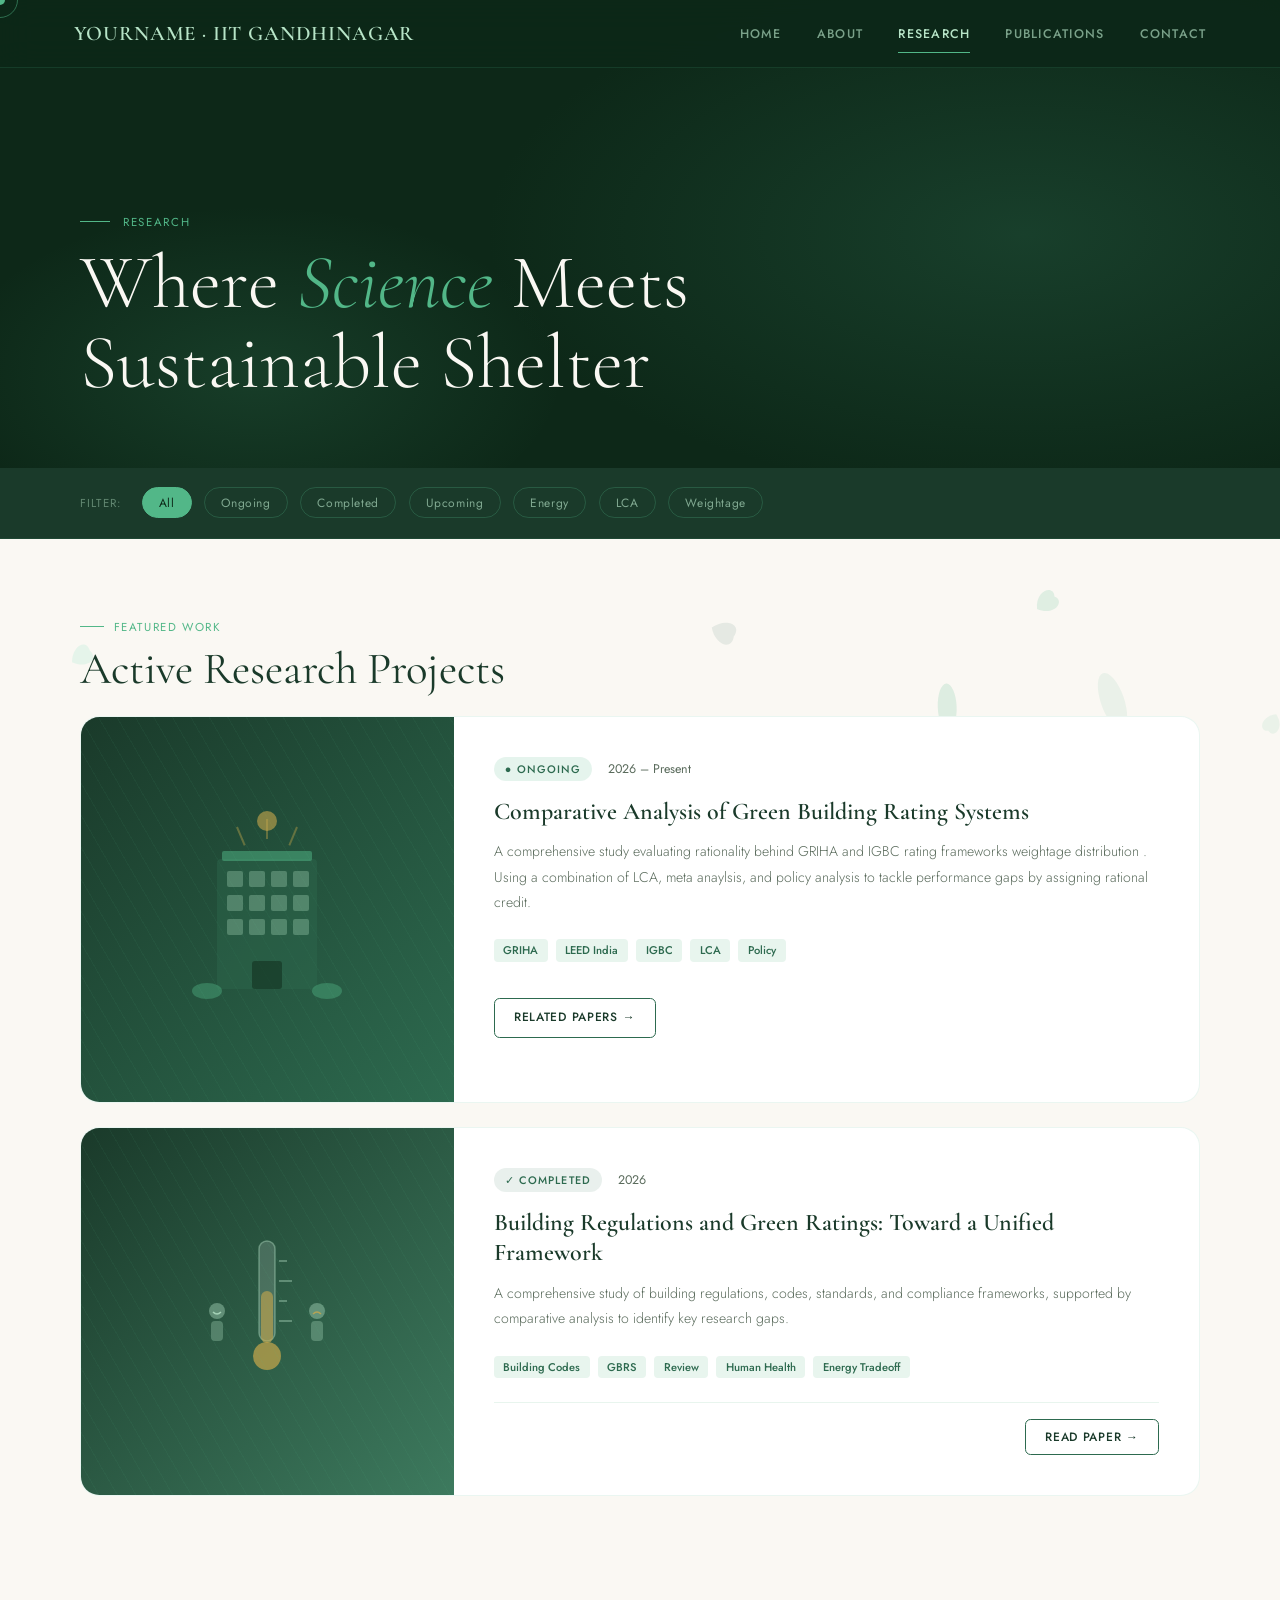
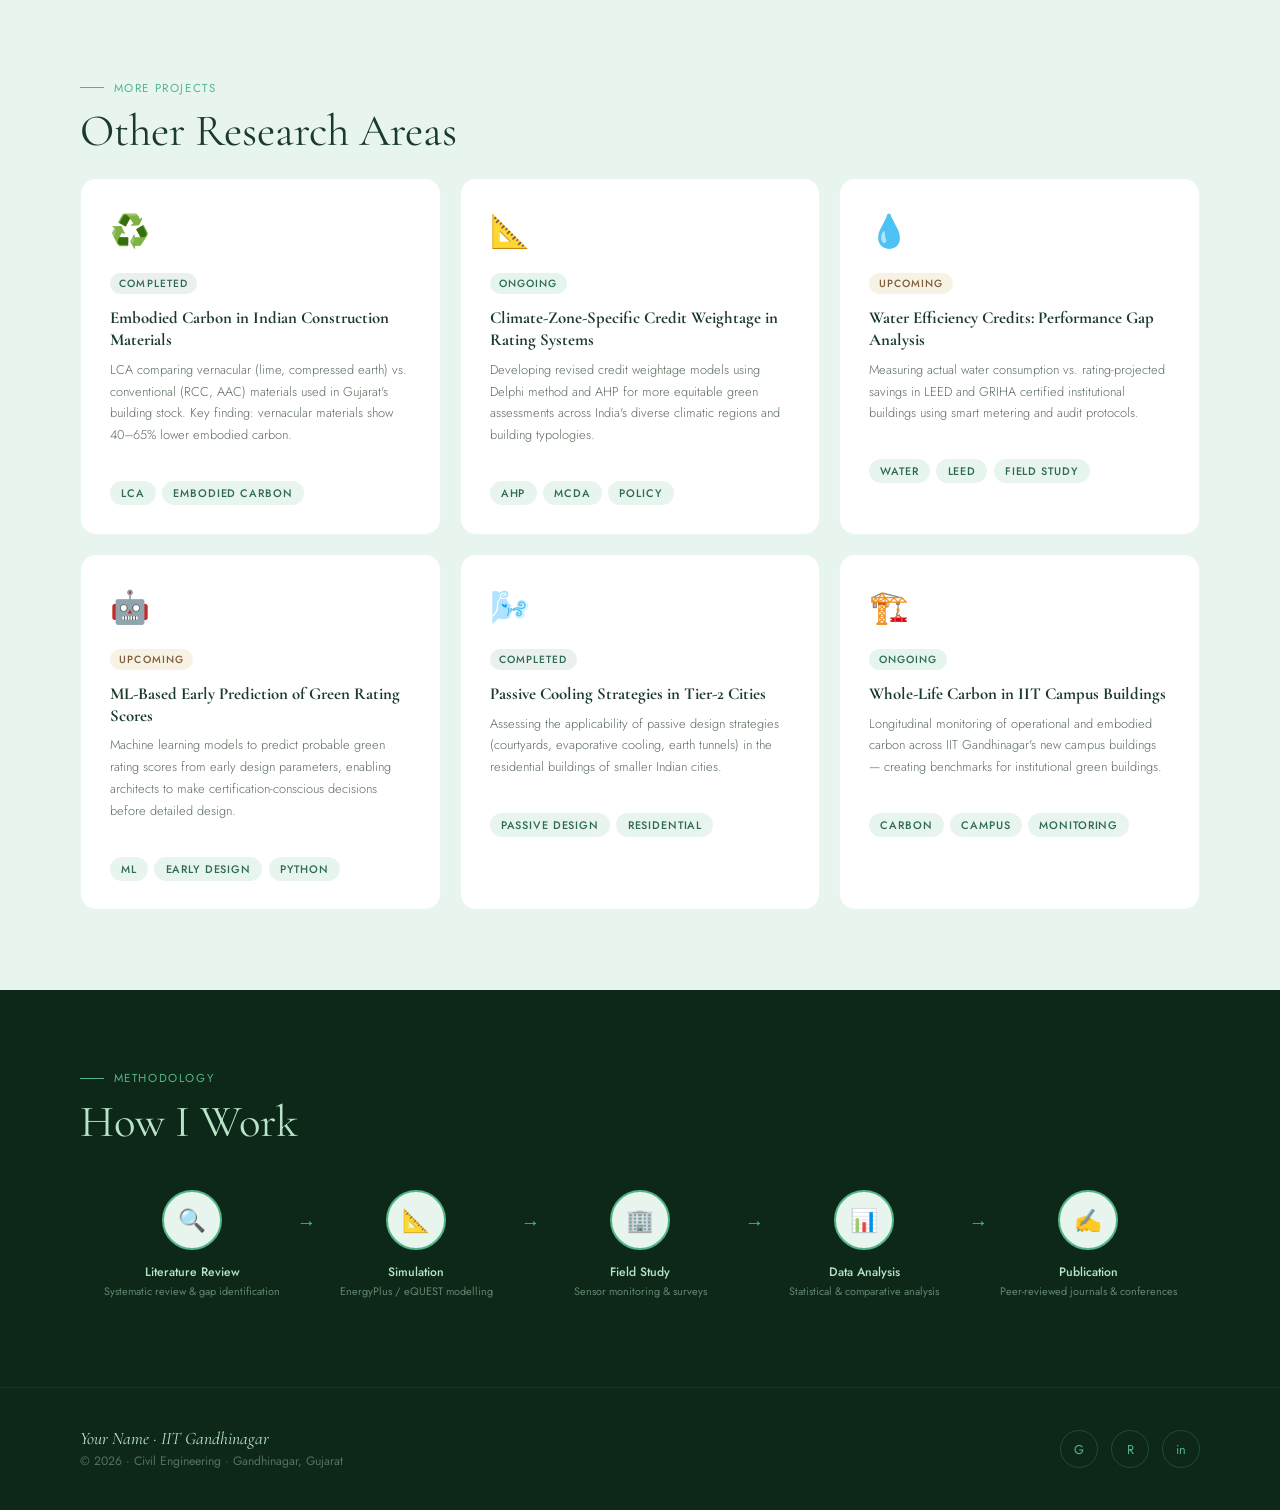
<file: research.html>
<!DOCTYPE html>
<html lang="en">
<head>
<meta charset="UTF-8">
<meta name="viewport" content="width=device-width, initial-scale=1.0">
<title>Research | Vaibhav Gajanan Lawange · IIT Gandhinagar</title>
<link rel="stylesheet" href="style.css">
<style>
/* ── RESEARCH-SPECIFIC ── */

/* filter bar */
.filter-bar {
  background: var(--deep);
  padding: 1.2rem 5rem;
  display: flex; align-items: center; gap: 0.8rem;
  border-bottom: 1px solid rgba(82,183,136,0.1);
  position: sticky; top: 68px; z-index: 100;
  overflow-x: auto;
}

.filter-label {
  font-size: 0.72rem; letter-spacing: 0.1em; text-transform: uppercase;
  color: rgba(183,228,199,0.45); white-space: nowrap; margin-right: 0.5rem;
}

.filter-btn {
  padding: 0.35rem 1rem; border-radius: 2rem;
  border: 1px solid rgba(82,183,136,0.25);
  background: transparent; color: rgba(183,228,199,0.65);
  font-family: 'Jost', sans-serif;
  font-size: 0.75rem; letter-spacing: 0.05em;
  cursor: none; transition: all 0.25s; white-space: nowrap;
}
.filter-btn.active, .filter-btn:hover {
  background: var(--leaf); color: var(--forest); border-color: var(--leaf);
}

/* research cards - large featured style */
.research-section { padding: 5rem; }

.featured-card {
  background: white;
  border-radius: 1.2rem;
  display: grid; grid-template-columns: 1fr 2fr;
  overflow: hidden;
  border: 1px solid rgba(82,183,136,0.12);
  margin-bottom: 1.5rem;
  transition: all 0.4s;
}
.featured-card:hover { box-shadow: 0 30px 80px rgba(26,58,42,0.14); transform: translateY(-4px); }

.fc-visual {
  background: linear-gradient(135deg, var(--deep), var(--mid));
  display: flex; align-items: center; justify-content: center;
  min-height: 280px; position: relative; overflow: hidden;
}

/* animated SVG building */
.building-svg { position: relative; z-index: 2; }
.building-svg .window {
  fill: rgba(183,228,199,0.3);
  animation: windowGlow 3s ease-in-out infinite;
}
.building-svg .window:nth-child(odd) { animation-delay: 1.5s; }
@keyframes windowGlow {
  0%, 100% { fill: rgba(183,228,199,0.2); }
  50% { fill: rgba(183,228,199,0.55); }
}

.solar-ray {
  stroke: rgba(201,168,76,0.4);
  stroke-dasharray: 20;
  animation: solarPulse 2s ease-in-out infinite;
}
@keyframes solarPulse {
  0%, 100% { stroke-opacity: 0.3; transform: scale(1); }
  50% { stroke-opacity: 0.7; }
}

.fc-bg-pattern {
  position: absolute; inset: 0;
  background: repeating-linear-gradient(
    60deg, transparent, transparent 15px,
    rgba(82,183,136,0.06) 15px, rgba(82,183,136,0.06) 16px
  );
}

.fc-content { padding: 2.5rem; display: flex; flex-direction: column; justify-content: space-between; }

.fc-meta {
  display: flex; align-items: center; gap: 1rem; margin-bottom: 1rem;
}
.fc-status {
  font-size: 0.68rem; letter-spacing: 0.1em; text-transform: uppercase;
  padding: 0.25rem 0.7rem; border-radius: 2rem; font-weight: 500;
}
.status-ongoing { background: rgba(82,183,136,0.15); color: var(--mid); }
.status-completed { background: rgba(45,106,79,0.1); color: var(--mid); }
.status-upcoming { background: rgba(201,168,76,0.15); color: var(--bark); }

.fc-year { font-size: 0.78rem; color: var(--text-soft); }

.fc-title {
  font-family: 'Cormorant Garamond', serif;
  font-size: 1.5rem; font-weight: 600; color: var(--deep);
  line-height: 1.25; margin-bottom: 0.8rem;
}

.fc-desc { font-size: 0.88rem; line-height: 1.8; color: var(--text-soft); font-weight: 300; margin-bottom: 1.5rem; }

.fc-tags { display: flex; flex-wrap: wrap; gap: 0.5rem; margin-bottom: 1.5rem; }
.fc-tag {
  font-size: 0.7rem; padding: 0.2rem 0.6rem; border-radius: 0.25rem;
  background: var(--mist); color: var(--mid); font-weight: 500;
}

.fc-footer {
  display: flex; justify-content: space-between; align-items: center;
  padding-top: 1rem; border-top: 1px solid var(--mist);
}
.fc-collab { font-size: 0.75rem; color: var(--text-soft); font-weight: 300; }
.fc-collab strong { color: var(--deep); font-weight: 500; }

/* small cards grid */
.small-cards {
  display: grid; grid-template-columns: repeat(3, 1fr); gap: 1.2rem;
}

.sm-card {
  background: white; border-radius: 1rem; padding: 1.8rem;
  border: 1px solid rgba(82,183,136,0.12);
  transition: all 0.35s; position: relative; overflow: hidden;
}
.sm-card::after {
  content: '';
  position: absolute; bottom: 0; left: 0; right: 0; height: 3px;
  background: linear-gradient(90deg, var(--leaf), var(--mid));
  transform: scaleX(0); transform-origin: left; transition: transform 0.3s;
}
.sm-card:hover { transform: translateY(-5px); box-shadow: 0 20px 50px rgba(26,58,42,0.1); }
.sm-card:hover::after { transform: scaleX(1); }

.sm-icon { font-size: 2rem; margin-bottom: 1rem; }
.sm-card h3 {
  font-family: 'Cormorant Garamond', serif;
  font-size: 1.05rem; color: var(--deep); margin-bottom: 0.5rem; line-height: 1.3;
}
.sm-card p { font-size: 0.8rem; line-height: 1.7; color: var(--text-soft); font-weight: 300; }

/* methodology section */
.method-flow {
  display: flex; align-items: flex-start; gap: 0;
  margin-top: 2.5rem; overflow-x: auto; padding-bottom: 0.5rem;
}

.method-step {
  flex: 1; min-width: 150px; text-align: center; position: relative;
}
.method-step:not(:last-child)::after {
  content: '→';
  position: absolute; right: -12px; top: 18px;
  color: var(--leaf); font-size: 1.2rem; z-index: 1;
}

.ms-circle {
  width: 60px; height: 60px; border-radius: 50%;
  background: var(--mist); border: 2px solid var(--leaf);
  display: flex; align-items: center; justify-content: center;
  font-size: 1.4rem; margin: 0 auto 0.8rem;
  transition: all 0.3s;
}
.method-step:hover .ms-circle { background: var(--pale); transform: scale(1.1); }
.ms-label { font-size: 0.76rem; font-weight: 500; color: var(--deep); margin-bottom: 0.2rem; }
.ms-sub { font-size: 0.68rem; color: var(--text-soft); line-height: 1.4; }

@media (max-width: 900px) {
  .filter-bar { padding: 1rem 1.5rem; }
  .research-section { padding: 3rem 1.5rem; }
  .featured-card { grid-template-columns: 1fr; }
  .fc-visual { min-height: 180px; }
  .small-cards { grid-template-columns: 1fr; }
  .method-flow { gap: 1rem; }
  .method-step:not(:last-child)::after { display: none; }
}
</style>
</head>
<body>

<div class="cursor" id="cursor"></div>
<div class="cursor-ring" id="cursorRing"></div>
<canvas id="leafCanvas"></canvas>

<nav>
  <a href="index.html" class="nav-logo">YourName · IIT Gandhinagar</a>
  <ul>
    <li><a href="index.html">Home</a></li>
    <li><a href="about.html">About</a></li>
    <li><a href="research.html">Research</a></li>
    <li><a href="publications.html">Publications</a></li>
    <li><a href="contact.html">Contact</a></li>
  </ul>
</nav>

<div class="page">
  <!-- BANNER -->
  <div class="hero-banner">
    <div class="banner-eyebrow">Research</div>
    <h1 class="banner-title">Where <em>Science</em> Meets<br>Sustainable Shelter</h1>
  </div>

  <!-- FILTER BAR -->
  <div class="filter-bar">
    <span class="filter-label">Filter:</span>
    <button class="filter-btn active" onclick="filterCards('all', this)">All</button>
    <button class="filter-btn" onclick="filterCards('ongoing', this)">Ongoing</button>
    <button class="filter-btn" onclick="filterCards('completed', this)">Completed</button>
    <button class="filter-btn" onclick="filterCards('upcoming', this)">Upcoming</button>
    <button class="filter-btn" onclick="filterCards('energy', this)">Energy</button>
    <button class="filter-btn" onclick="filterCards('lca', this)">LCA</button>
    <button class="filter-btn" onclick="filterCards('comfort', this)">Weightage</button>
  </div>

  <!-- FEATURED PROJECTS -->
  <div class="research-section">
    <div class="section-eyebrow" style="margin-bottom:0.5rem">Featured Work</div>
    <h2 class="section-title">Active Research Projects</h2>

    <!-- FEATURED CARD 1 -->
    <div class="featured-card reveal" data-tags="ongoing energy">
      <div class="fc-visual">
        <div class="fc-bg-pattern"></div>
        <svg class="building-svg" width="160" height="200" viewBox="0 0 160 200">
          <!-- solar rays -->
          <line class="solar-ray" x1="80" y1="10" x2="80" y2="40" stroke-width="2"/>
          <line class="solar-ray" x1="110" y1="18" x2="100" y2="42" stroke-width="2"/>
          <line class="solar-ray" x1="50" y1="18" x2="60" y2="42" stroke-width="2"/>
          <!-- sun -->
          <circle cx="80" cy="12" r="10" fill="rgba(201,168,76,0.6)"/>
          <!-- building body -->
          <rect x="30" y="50" width="100" height="130" fill="rgba(45,106,79,0.4)" rx="4"/>
          <!-- windows -->
          <rect class="window" x="40" y="62" width="16" height="16" rx="2"/>
          <rect class="window" x="62" y="62" width="16" height="16" rx="2"/>
          <rect class="window" x="84" y="62" width="16" height="16" rx="2"/>
          <rect class="window" x="106" y="62" width="16" height="16" rx="2"/>
          <rect class="window" x="40" y="86" width="16" height="16" rx="2"/>
          <rect class="window" x="62" y="86" width="16" height="16" rx="2"/>
          <rect class="window" x="84" y="86" width="16" height="16" rx="2"/>
          <rect class="window" x="106" y="86" width="16" height="16" rx="2"/>
          <rect class="window" x="40" y="110" width="16" height="16" rx="2"/>
          <rect class="window" x="62" y="110" width="16" height="16" rx="2"/>
          <rect class="window" x="84" y="110" width="16" height="16" rx="2"/>
          <rect class="window" x="106" y="110" width="16" height="16" rx="2"/>
          <!-- solar panels on roof -->
          <rect x="35" y="42" width="90" height="10" fill="rgba(82,183,136,0.5)" rx="2"/>
          <!-- door -->
          <rect x="65" y="152" width="30" height="28" fill="rgba(13,40,24,0.5)" rx="3"/>
          <!-- ground vegetation -->
          <ellipse cx="20" cy="182" rx="15" ry="8" fill="rgba(82,183,136,0.4)"/>
          <ellipse cx="140" cy="182" rx="15" ry="8" fill="rgba(82,183,136,0.4)"/>
        </svg>
      </div>
      <div class="fc-content">
        <div>
          <div class="fc-meta">
            <span class="fc-status status-ongoing">● Ongoing</span>
            <span class="fc-year">2026 – Present</span>
          </div>
          <div class="fc-title">Comparative Analysis of Green Building Rating Systems</div>
          <div class="fc-desc">
            A comprehensive study evaluating rationality behind GRIHA and IGBC rating frameworks weightage distribution .
            Using a combination of LCA, meta anaylsis, and policy analysis to tackle performance gaps by assigning rational credit.
          </div>
          <div class="fc-tags">
            <span class="fc-tag">GRIHA</span>
            <span class="fc-tag">LEED India</span>
            <span class="fc-tag">IGBC</span>
            <span class="fc-tag">LCA</span>
            <span class="fc-tag">Policy</span>
          </div>
        </div>
        <div class="fc-title"></div>
          <div class="fc-desc">
          <div class="fc-collab"> <strong></strong></div>
          <a href="publications.html" class="btn btn-outline" style="padding:0.5rem 1.2rem;font-size:0.75rem;">Related Papers →</a>
        </div>
      </div>
    </div>

    <!-- FEATURED CARD 2 -->
    <div class="featured-card reveal reveal-delay-1" data-tags="completed comfort">
      <div class="fc-visual" style="background: linear-gradient(135deg, #1a3a2a, #3d7a5e);">
        <div class="fc-bg-pattern"></div>
        <svg width="160" height="200" viewBox="0 0 160 200">
          <!-- thermometer -->
          <rect x="72" y="30" width="16" height="100" rx="8" fill="rgba(255,255,255,0.15)" stroke="rgba(183,228,199,0.4)" stroke-width="1.5"/>
          <rect x="74" y="80" width="12" height="52" rx="6" fill="rgba(201,168,76,0.6)"/>
          <circle cx="80" cy="145" r="14" fill="rgba(201,168,76,0.7)"/>
          <!-- temp lines -->
          <line x1="92" y1="50" x2="100" y2="50" stroke="rgba(183,228,199,0.5)" stroke-width="1.5"/>
          <line x1="92" y1="70" x2="105" y2="70" stroke="rgba(183,228,199,0.5)" stroke-width="1.5"/>
          <line x1="92" y1="90" x2="100" y2="90" stroke="rgba(183,228,199,0.5)" stroke-width="1.5"/>
          <line x1="92" y1="110" x2="105" y2="110" stroke="rgba(183,228,199,0.5)" stroke-width="1.5"/>
          <!-- people icons -->
          <circle cx="30" cy="100" r="8" fill="rgba(183,228,199,0.4)"/>
          <rect x="24" y="110" width="12" height="20" rx="4" fill="rgba(183,228,199,0.3)"/>
          <circle cx="130" cy="100" r="8" fill="rgba(183,228,199,0.4)"/>
          <rect x="124" y="110" width="12" height="20" rx="4" fill="rgba(183,228,199,0.3)"/>
          <!-- smile / frown -->
          <path d="M26,101 Q30,105 34,101" stroke="rgba(183,228,199,0.8)" stroke-width="1.5" fill="none"/>
          <path d="M126,103 Q130,99 134,103" stroke="rgba(201,168,76,0.8)" stroke-width="1.5" fill="none"/>
        </svg>
      </div>
      <div class="fc-content">
        <div>
          <div class="fc-meta">
            <span class="fc-status status-completed">✓ Completed</span>
            <span class="fc-year">2026</span>
          </div>
          <div class="fc-title"> Building Regulations and Green Ratings: Toward a Unified Framework</div>
          <div class="fc-desc">
           A comprehensive study of building regulations, codes, standards, and compliance frameworks,
           supported by comparative analysis to identify key research gaps.
          </div>
          <div class="fc-tags">
       
            <span class="fc-tag">Building Codes</span>
            <span class="fc-tag"> GBRS</span>
            <span class="fc-tag">Review</span>
            <span class="fc-tag">Human Health</span>
            <span class="fc-tag">Energy Tradeoff</span>
       
          </div>
        </div>
        <div class="fc-footer">
          <div class="fc-collab"> <strong> </strong></div>
          <a href="publications.html" class="btn btn-outline" style="padding:0.5rem 1.2rem;font-size:0.75rem;">Read Paper →</a>
        </div>
      </div>
    </div>
  </div>

  <!-- SMALLER PROJECTS -->
  <div class="section section-alt">
    <div class="section-eyebrow">More Projects</div>
    <h2 class="section-title">Other Research Areas</h2>

    <div class="small-cards">
      <div class="sm-card reveal" data-tags="completed lca">
        <div class="sm-icon">♻️</div>
        <span class="fc-status status-completed" style="font-size:0.65rem;padding:0.2rem 0.6rem;margin-bottom:0.8rem;display:inline-block">Completed</span>
        <h3>Embodied Carbon in Indian Construction Materials</h3>
        <p>LCA comparing vernacular (lime, compressed earth) vs. conventional (RCC, AAC) materials used in Gujarat's building stock. Key finding: vernacular materials show 40–65% lower embodied carbon.</p>
        <div style="margin-top:1rem;display:flex;gap:0.4rem;flex-wrap:wrap">
          <span class="tag">LCA</span><span class="tag">Embodied Carbon</span>
        </div>
      </div>

      <div class="sm-card reveal reveal-delay-1" data-tags="ongoing energy">
        <div class="sm-icon">📐</div>
        <span class="fc-status status-ongoing" style="font-size:0.65rem;padding:0.2rem 0.6rem;margin-bottom:0.8rem;display:inline-block">Ongoing</span>
        <h3>Climate-Zone-Specific Credit Weightage in Rating Systems</h3>
        <p>Developing revised credit weightage models using Delphi method and AHP for more equitable green assessments across India's diverse climatic regions and building typologies.</p>
        <div style="margin-top:1rem;display:flex;gap:0.4rem;flex-wrap:wrap">
          <span class="tag">AHP</span><span class="tag">MCDA</span><span class="tag">Policy</span>
        </div>
      </div>

      <div class="sm-card reveal reveal-delay-2" data-tags="upcoming energy">
        <div class="sm-icon">💧</div>
        <span class="fc-status status-upcoming" style="font-size:0.65rem;padding:0.2rem 0.6rem;margin-bottom:0.8rem;display:inline-block;background:rgba(201,168,76,0.15);color:#7c5c3a">Upcoming</span>
        <h3>Water Efficiency Credits: Performance Gap Analysis</h3>
        <p>Measuring actual water consumption vs. rating-projected savings in LEED and GRIHA certified institutional buildings using smart metering and audit protocols.</p>
        <div style="margin-top:1rem;display:flex;gap:0.4rem;flex-wrap:wrap">
          <span class="tag">Water</span><span class="tag">LEED</span><span class="tag">Field Study</span>
        </div>
      </div>

      <div class="sm-card reveal reveal-delay-3" data-tags="upcoming energy">
        <div class="sm-icon">🤖</div>
        <span class="fc-status status-upcoming" style="font-size:0.65rem;padding:0.2rem 0.6rem;margin-bottom:0.8rem;display:inline-block;background:rgba(201,168,76,0.15);color:#7c5c3a">Upcoming</span>
        <h3>ML-Based Early Prediction of Green Rating Scores</h3>
        <p>Machine learning models to predict probable green rating scores from early design parameters, enabling architects to make certification-conscious decisions before detailed design.</p>
        <div style="margin-top:1rem;display:flex;gap:0.4rem;flex-wrap:wrap">
          <span class="tag">ML</span><span class="tag">Early Design</span><span class="tag">Python</span>
        </div>
      </div>

      <div class="sm-card reveal reveal-delay-1" data-tags="completed comfort">
        <div class="sm-icon">🌬️</div>
        <span class="fc-status status-completed" style="font-size:0.65rem;padding:0.2rem 0.6rem;margin-bottom:0.8rem;display:inline-block">Completed</span>
        <h3>Passive Cooling Strategies in Tier-2 Cities</h3>
        <p>Assessing the applicability of passive design strategies (courtyards, evaporative cooling, earth tunnels) in the residential buildings of smaller Indian cities.</p>
        <div style="margin-top:1rem;display:flex;gap:0.4rem;flex-wrap:wrap">
          <span class="tag">Passive Design</span><span class="tag">Residential</span>
        </div>
      </div>

      <div class="sm-card reveal reveal-delay-2" data-tags="ongoing lca">
        <div class="sm-icon">🏗️</div>
        <span class="fc-status status-ongoing" style="font-size:0.65rem;padding:0.2rem 0.6rem;margin-bottom:0.8rem;display:inline-block">Ongoing</span>
        <h3>Whole-Life Carbon in IIT Campus Buildings</h3>
        <p>Longitudinal monitoring of operational and embodied carbon across IIT Gandhinagar's new campus buildings — creating benchmarks for institutional green buildings.</p>
        <div style="margin-top:1rem;display:flex;gap:0.4rem;flex-wrap:wrap">
          <span class="tag">Carbon</span><span class="tag">Campus</span><span class="tag">Monitoring</span>
        </div>
      </div>
    </div>
  </div>

  <!-- METHODOLOGY -->
  <div class="section" style="background:var(--forest)">
    <div class="section-eyebrow" style="color:var(--leaf)">Methodology</div>
    <h2 class="section-title" style="color:var(--pale)">How I Work</h2>

    <div class="method-flow">
      <div class="method-step reveal">
        <div class="ms-circle">🔍</div>
        <div class="ms-label" style="color:var(--pale)">Literature Review</div>
        <div class="ms-sub" style="color:rgba(183,228,199,0.5)">Systematic review & gap identification</div>
      </div>
      <div class="method-step reveal reveal-delay-1">
        <div class="ms-circle">📐</div>
        <div class="ms-label" style="color:var(--pale)">Simulation</div>
        <div class="ms-sub" style="color:rgba(183,228,199,0.5)">EnergyPlus / eQUEST modelling</div>
      </div>
      <div class="method-step reveal reveal-delay-2">
        <div class="ms-circle">🏢</div>
        <div class="ms-label" style="color:var(--pale)">Field Study</div>
        <div class="ms-sub" style="color:rgba(183,228,199,0.5)">Sensor monitoring & surveys</div>
      </div>
      <div class="method-step reveal reveal-delay-3">
        <div class="ms-circle">📊</div>
        <div class="ms-label" style="color:var(--pale)">Data Analysis</div>
        <div class="ms-sub" style="color:rgba(183,228,199,0.5)">Statistical & comparative analysis</div>
      </div>
      <div class="method-step reveal reveal-delay-4">
        <div class="ms-circle">✍️</div>
        <div class="ms-label" style="color:var(--pale)">Publication</div>
        <div class="ms-sub" style="color:rgba(183,228,199,0.5)">Peer-reviewed journals & conferences</div>
      </div>
    </div>
  </div>

</div>

<footer>
  <div>
    <div class="foot-left">Your Name · IIT Gandhinagar</div>
    <div class="foot-copy">© 2026 · Civil Engineering · Gandhinagar, Gujarat</div>
  </div>
  <div class="social-links">
    <a class="social-link" href="#">G</a>
    <a class="social-link" href="#">R</a>
    <a class="social-link" href="#">in</a>
  </div>
</footer>

<script src="shared.js"></script>
<script>
  const cursor = document.getElementById('cursor');
  const ring = document.getElementById('cursorRing');
  let mx=0, my=0, rx=0, ry=0;
  document.addEventListener('mousemove', e => { mx=e.clientX; my=e.clientY; cursor.style.left=mx+'px'; cursor.style.top=my+'px'; });
  function animRing() { rx+=(mx-rx)*0.12; ry+=(my-ry)*0.12; ring.style.left=rx+'px'; ring.style.top=ry+'px'; requestAnimationFrame(animRing); }
  animRing();

  function filterCards(tag, btn) {
    document.querySelectorAll('.filter-btn').forEach(b => b.classList.remove('active'));
    btn.classList.add('active');
    const cards = document.querySelectorAll('[data-tags]');
    cards.forEach(c => {
      if (tag === 'all' || c.dataset.tags.includes(tag)) {
        c.style.display = '';
        setTimeout(() => c.style.opacity = '1', 10);
      } else {
        c.style.opacity = '0';
        setTimeout(() => c.style.display = 'none', 300);
      }
    });
  }
</script>
</body>
</html>
</file>
<file: style.css>
@import url('https://fonts.googleapis.com/css2?family=Cormorant+Garamond:ital,wght@0,300;0,400;0,600;0,700;1,300;1,400&family=Jost:wght@300;400;500;600&display=swap');

:root {
  --forest:     #0d2818;
  --deep:       #1a3a2a;
  --mid:        #2d6a4f;
  --leaf:       #52b788;
  --pale:       #b7e4c7;
  --mist:       #e8f5ee;
  --sand:       #f5f0e8;
  --cream:      #faf8f3;
  --bark:       #7c5c3a;
  --gold:       #c9a84c;
  --text:       #1a2419;
  --text-soft:  #5a6b5c;
  --white:      #ffffff;
}

*, *::before, *::after { margin: 0; padding: 0; box-sizing: border-box; }
html { scroll-behavior: smooth; font-size: 16px; }

body {
  font-family: 'Jost', sans-serif;
  background: var(--cream);
  color: var(--text);
  overflow-x: hidden;
  cursor: none;
}

/* ── CUSTOM CURSOR ── */
.cursor {
  position: fixed; z-index: 9999; pointer-events: none;
  width: 10px; height: 10px;
  background: var(--leaf);
  border-radius: 50%;
  transform: translate(-50%, -50%);
  transition: transform 0.1s, width 0.3s, height 0.3s, background 0.3s;
}
.cursor-ring {
  position: fixed; z-index: 9998; pointer-events: none;
  width: 36px; height: 36px;
  border: 1.5px solid var(--leaf);
  border-radius: 50%;
  transform: translate(-50%, -50%);
  transition: transform 0.18s ease, width 0.3s, height 0.3s;
  opacity: 0.5;
}

/* ── LEAF CANVAS ── */
#leafCanvas {
  position: fixed; top: 0; left: 0;
  width: 100vw; height: 100vh;
  pointer-events: none; z-index: 0;
}

/* ── NAV ── */
nav {
  position: fixed; top: 0; left: 0; right: 0; z-index: 500;
  display: flex; align-items: center; justify-content: space-between;
  padding: 0 3.5rem;
  height: 68px;
  background: rgba(13, 40, 24, 0.92);
  backdrop-filter: blur(16px);
  border-bottom: 1px solid rgba(82,183,136,0.15);
}

.nav-logo {
  font-family: 'Cormorant Garamond', serif;
  font-size: 1.3rem;
  font-weight: 600;
  color: var(--pale);
  text-decoration: none;
  letter-spacing: 0.04em;
}

nav ul { list-style: none; display: flex; gap: 0; }
nav a {
  display: block;
  padding: 0.5rem 1.1rem;
  text-decoration: none;
  color: rgba(183,228,199,0.65);
  font-size: 0.78rem;
  font-weight: 500;
  letter-spacing: 0.1em;
  text-transform: uppercase;
  transition: color 0.25s;
  position: relative;
}
nav a::after {
  content: '';
  position: absolute; bottom: -2px; left: 1.1rem; right: 1.1rem;
  height: 1px; background: var(--leaf);
  transform: scaleX(0); transition: transform 0.25s;
}
nav a:hover, nav a.active { color: var(--pale); }
nav a:hover::after, nav a.active::after { transform: scaleX(1); }

/* ── PAGE WRAPPER ── */
.page { position: relative; z-index: 1; min-height: 100vh; }

/* ── HERO BANNER (reusable) ── */
.hero-banner {
  min-height: 52vh;
  display: flex; flex-direction: column; justify-content: flex-end;
  padding: 0 5rem 4rem;
  background: var(--forest);
  position: relative; overflow: hidden;
}

.hero-banner::before {
  content: '';
  position: absolute; inset: 0;
  background: 
    radial-gradient(ellipse 60% 80% at 80% 50%, rgba(45,106,79,0.35) 0%, transparent 70%),
    radial-gradient(ellipse 40% 60% at 20% 80%, rgba(82,183,136,0.15) 0%, transparent 60%);
}

.hero-banner .vine-svg {
  position: absolute; right: 0; top: 0; height: 100%; opacity: 0.12;
}

.banner-eyebrow {
  font-size: 0.72rem; letter-spacing: 0.15em;
  text-transform: uppercase; color: var(--leaf);
  margin-bottom: 0.8rem; position: relative;
  display: flex; align-items: center; gap: 0.8rem;
}
.banner-eyebrow::before {
  content: ''; display: block;
  width: 30px; height: 1px; background: var(--leaf);
}

.banner-title {
  font-family: 'Cormorant Garamond', serif;
  font-size: clamp(3rem, 6vw, 5.5rem);
  font-weight: 300;
  color: var(--cream);
  line-height: 1.05;
  position: relative;
}

.banner-title em {
  font-style: italic; color: var(--leaf);
}

/* ── SECTION ── */
.section { padding: 5rem; position: relative; }
.section-alt { background: var(--mist); }
.section-dark { background: var(--deep); }

.section-eyebrow {
  font-size: 0.72rem; letter-spacing: 0.14em;
  text-transform: uppercase; color: var(--leaf);
  margin-bottom: 0.6rem;
  display: flex; align-items: center; gap: 0.6rem;
}
.section-eyebrow::before {
  content: ''; width: 24px; height: 1px; background: var(--leaf);
}

h2.section-title {
  font-family: 'Cormorant Garamond', serif;
  font-size: clamp(2rem, 3.5vw, 3rem);
  font-weight: 400;
  color: var(--deep);
  line-height: 1.2; margin-bottom: 1.2rem;
}
.section-dark h2.section-title { color: var(--pale); }

.section-lead {
  font-size: 1rem; line-height: 1.9; color: var(--text-soft);
  max-width: 56ch; margin-bottom: 3rem; font-weight: 300;
}

/* ── CARDS ── */
.card-grid { display: grid; gap: 1.5rem; }
.card-grid-3 { grid-template-columns: repeat(3, 1fr); }
.card-grid-2 { grid-template-columns: repeat(2, 1fr); }

.card {
  background: white;
  border-radius: 1rem;
  padding: 2rem;
  border: 1px solid rgba(82,183,136,0.15);
  transition: all 0.4s cubic-bezier(0.25, 0.46, 0.45, 0.94);
  position: relative; overflow: hidden;
}
.card::before {
  content: '';
  position: absolute; top: 0; left: 0; right: 0; height: 3px;
  background: linear-gradient(90deg, var(--leaf), var(--mid));
  transform: scaleX(0); transform-origin: left;
  transition: transform 0.4s ease;
}
.card:hover { transform: translateY(-6px); box-shadow: 0 24px 60px rgba(26,58,42,0.12); }
.card:hover::before { transform: scaleX(1); }

.card-icon {
  width: 50px; height: 50px;
  background: var(--mist);
  border-radius: 0.6rem;
  display: flex; align-items: center; justify-content: center;
  font-size: 1.5rem; margin-bottom: 1.2rem;
}

.card h3 {
  font-family: 'Cormorant Garamond', serif;
  font-size: 1.2rem; font-weight: 600;
  color: var(--deep); margin-bottom: 0.6rem; line-height: 1.3;
}

.card p {
  font-size: 0.85rem; line-height: 1.75; color: var(--text-soft); font-weight: 300;
}

.tag {
  display: inline-block; margin-top: 1.2rem;
  font-size: 0.68rem; letter-spacing: 0.08em; text-transform: uppercase;
  background: var(--mist); color: var(--mid);
  padding: 0.25rem 0.7rem; border-radius: 2rem; font-weight: 500;
}

/* ── BUTTONS ── */
.btn {
  display: inline-flex; align-items: center; gap: 0.5rem;
  padding: 0.75rem 2rem; border-radius: 0.35rem;
  font-family: 'Jost', sans-serif; font-size: 0.82rem;
  font-weight: 500; letter-spacing: 0.06em; text-transform: uppercase;
  cursor: none; text-decoration: none; border: none;
  transition: all 0.3s;
}
.btn-forest { background: var(--deep); color: var(--pale); }
.btn-forest:hover { background: var(--mid); transform: translateY(-2px); }
.btn-outline {
  background: transparent; color: var(--deep);
  border: 1.5px solid var(--mid);
}
.btn-outline:hover { background: var(--deep); color: var(--pale); }
.btn-ghost {
  background: transparent; color: var(--leaf);
  border: 1.5px solid rgba(82,183,136,0.4);
}
.btn-ghost:hover { background: rgba(82,183,136,0.1); }

/* ── REVEAL ── */
.reveal { opacity: 0; transform: translateY(28px); transition: opacity 0.7s ease, transform 0.7s ease; }
.reveal.visible { opacity: 1; transform: translateY(0); }
.reveal-delay-1 { transition-delay: 0.1s; }
.reveal-delay-2 { transition-delay: 0.2s; }
.reveal-delay-3 { transition-delay: 0.3s; }
.reveal-delay-4 { transition-delay: 0.4s; }
.reveal-delay-5 { transition-delay: 0.5s; }

/* ── FOOTER ── */
footer {
  background: var(--forest);
  padding: 2.5rem 5rem;
  display: flex; justify-content: space-between; align-items: center;
  border-top: 1px solid rgba(82,183,136,0.12);
}
footer .foot-left {
  font-family: 'Cormorant Garamond', serif;
  font-size: 1.1rem; color: var(--pale); font-style: italic;
}
footer .foot-copy { font-size: 0.76rem; color: rgba(183,228,199,0.4); margin-top: 0.2rem; }
footer .social-links { display: flex; gap: 0.8rem; }
footer .social-link {
  width: 38px; height: 38px; border-radius: 50%;
  border: 1px solid rgba(82,183,136,0.25);
  display: flex; align-items: center; justify-content: center;
  color: var(--leaf); font-size: 0.8rem; text-decoration: none;
  transition: all 0.25s;
}
footer .social-link:hover { background: rgba(82,183,136,0.15); border-color: var(--leaf); }

/* ── VINE DIVIDER ── */
.vine-divider {
  width: 100%; height: 40px; overflow: visible;
  display: block; margin: 0;
}

/* ── RESPONSIVE ── */
@media (max-width: 900px) {
  nav { padding: 0 1.5rem; }
  .section { padding: 3.5rem 1.5rem; }
  .hero-banner { padding: 0 1.5rem 3rem; }
  .card-grid-3 { grid-template-columns: 1fr; }
  .card-grid-2 { grid-template-columns: 1fr; }
  footer { flex-direction: column; gap: 1.5rem; text-align: center; padding: 2rem 1.5rem; }
  nav ul { gap: 0; }
  nav a { padding: 0.5rem 0.6rem; font-size: 0.7rem; }
}
</file>
